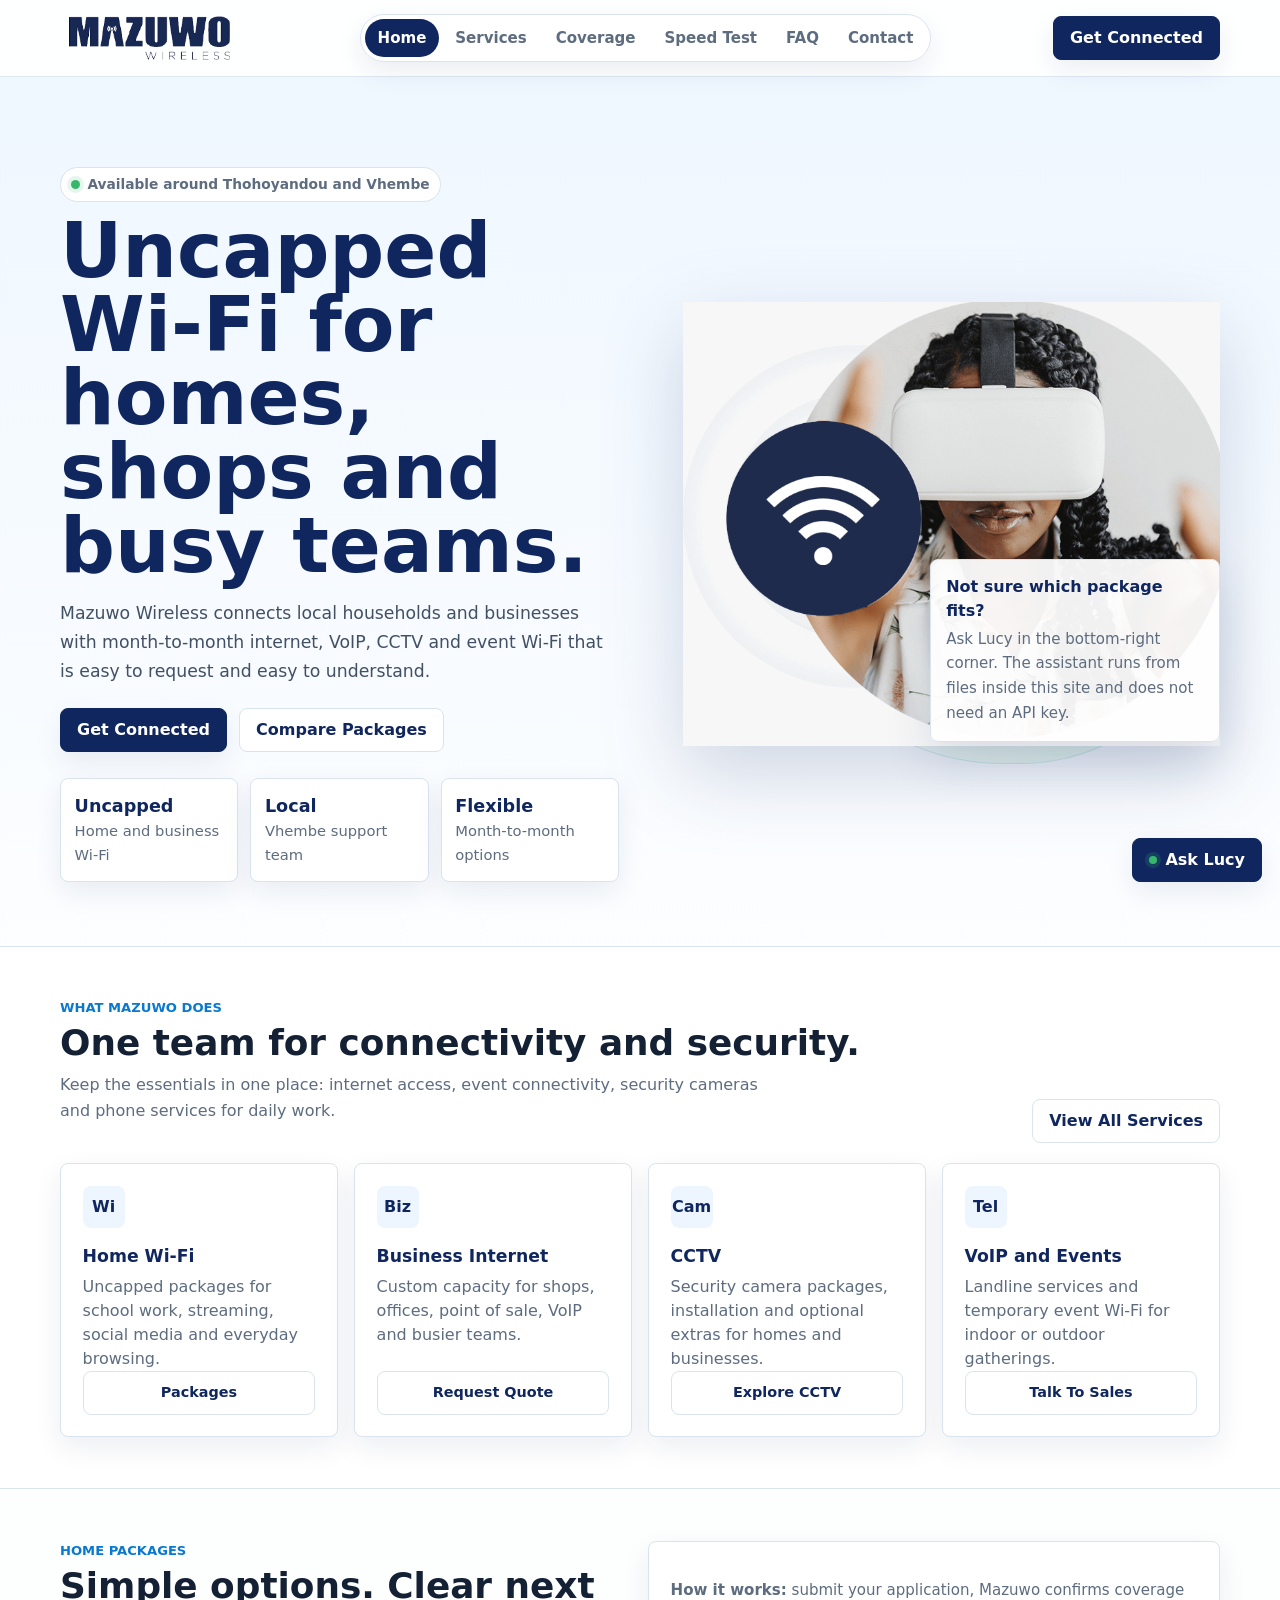
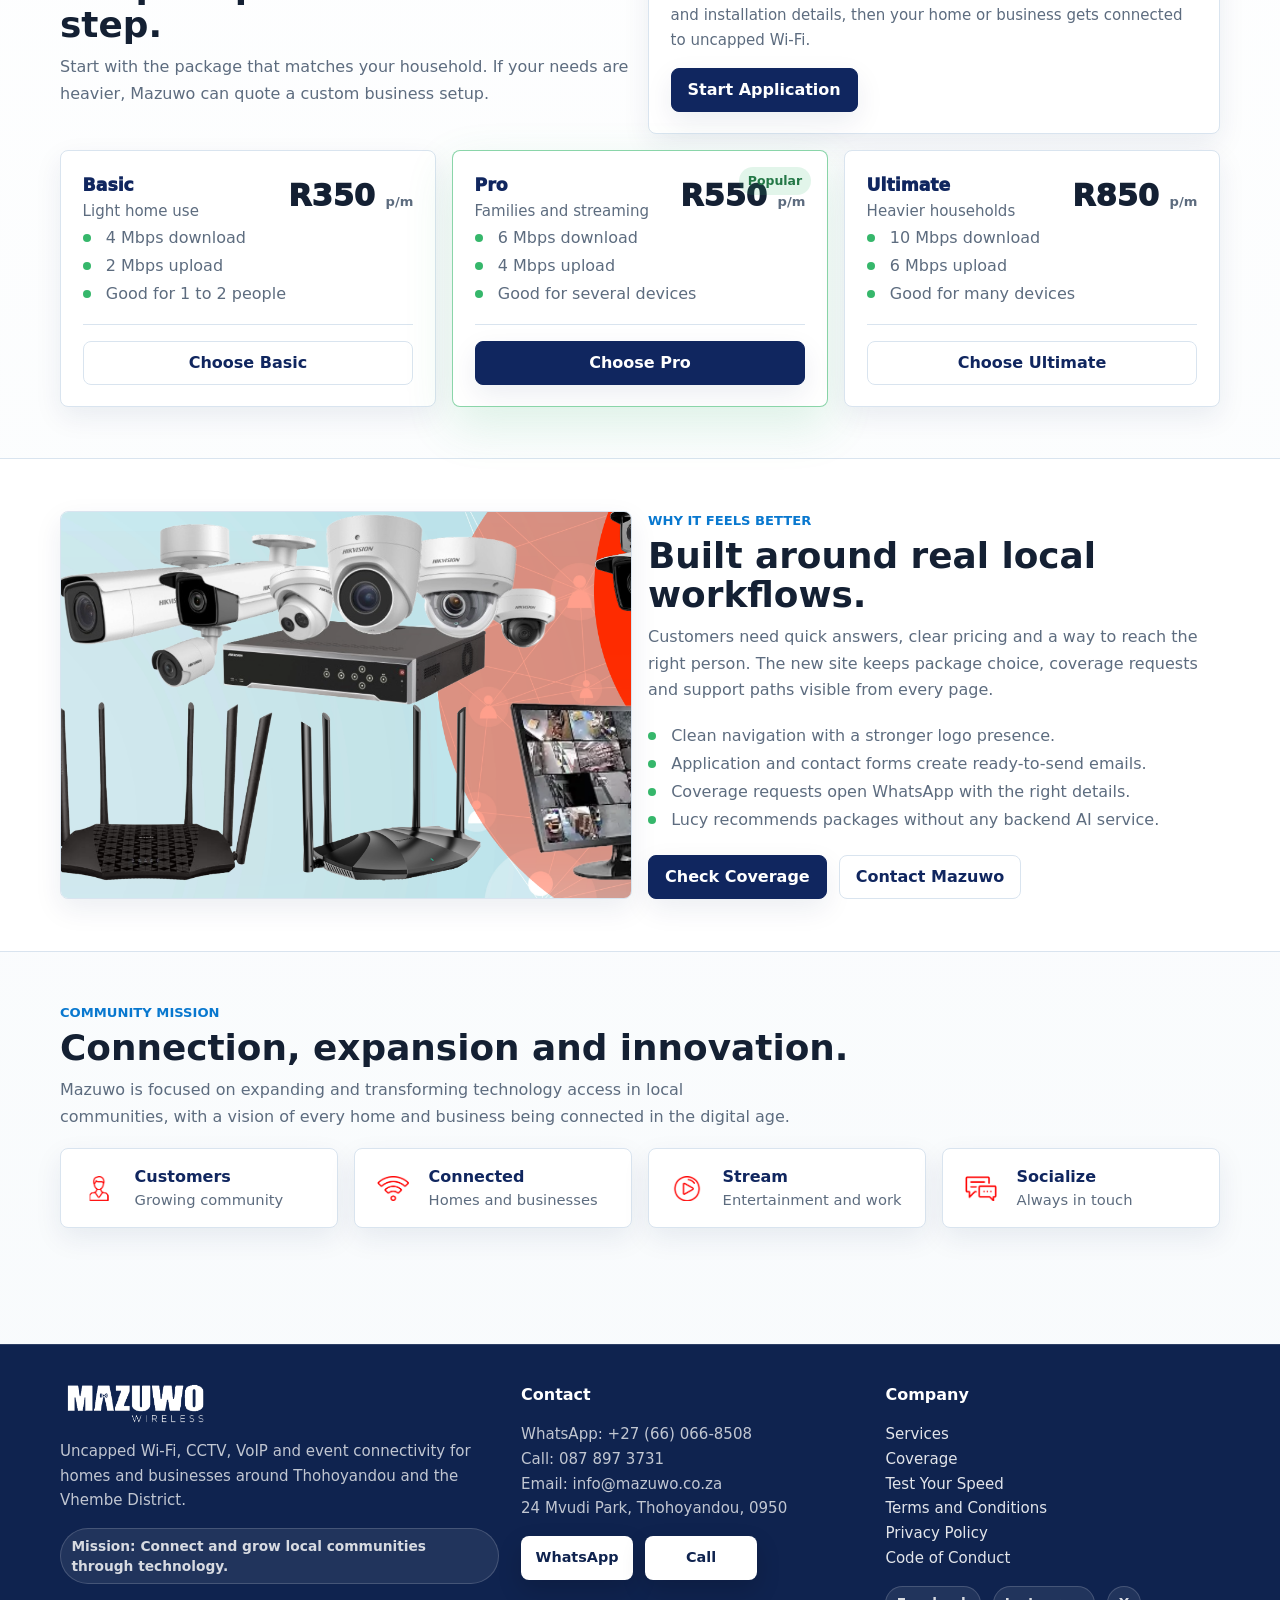
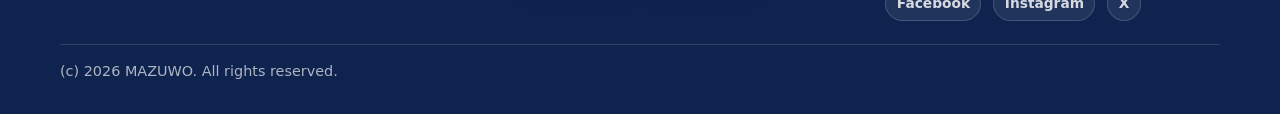
<file: index.html>
<!doctype html>
<html lang="en">
<head>
  <meta charset="utf-8">
  <meta name="viewport" content="width=device-width, initial-scale=1">
  <title>Mazuwo Wireless - Home</title>
  <meta name="description" content="Uncapped Wi-Fi, CCTV, VoIP and event connectivity for homes and businesses around Thohoyandou and the Vhembe District.">
  <link rel="icon" href="/assets/images/LOGO-.png">
  <link rel="stylesheet" href="/assets/css/styles.css?v=finalaccuracy">
</head>
<body>
<header></header>

<main id="main">
  <section class="hero">
    <div class="container hero-grid">
      <div>
        <span class="badge">Available around Thohoyandou and Vhembe</span>
        <h1 class="hero-title">Uncapped Wi-Fi for homes, shops and busy teams.</h1>
        <p class="hero-copy">Mazuwo Wireless connects local households and businesses with month-to-month internet, VoIP, CCTV and event Wi-Fi that is easy to request and easy to understand.</p>
        <div class="actions">
          <a class="btn" href="/apply">Get Connected</a>
          <a class="btn secondary" href="/services">Compare Packages</a>
        </div>
        <div class="metric-strip" aria-label="Mazuwo service highlights">
          <div class="metric"><b>Uncapped</b><span>Home and business Wi-Fi</span></div>
          <div class="metric"><b>Local</b><span>Vhembe support team</span></div>
          <div class="metric"><b>Flexible</b><span>Month-to-month options</span></div>
        </div>
      </div>
      <div class="hero-visual">
        <img src="/assets/images/mazuwo_fast-internet.png" alt="Person using modern wireless internet technology">
        <div class="hero-note">
          <strong>Not sure which package fits?</strong>
          <span class="small">Ask Lucy in the bottom-right corner. The assistant runs from files inside this site and does not need an API key.</span>
        </div>
      </div>
    </div>
  </section>

  <section class="section band">
    <div class="container">
      <div class="section-head">
        <div>
          <p class="section-kicker">What Mazuwo Does</p>
          <h2 class="section-title">One team for connectivity and security.</h2>
          <p class="section-desc">Keep the essentials in one place: internet access, event connectivity, security cameras and phone services for daily work.</p>
        </div>
        <a class="btn secondary" href="/services">View All Services</a>
      </div>

      <div class="grid-4">
        <article class="service-card">
          <div>
            <div class="service-icon">Wi</div>
            <h3>Home Wi-Fi</h3>
            <p>Uncapped packages for school work, streaming, social media and everyday browsing.</p>
          </div>
          <a class="btn small secondary" href="/services">Packages</a>
        </article>
        <article class="service-card">
          <div>
            <div class="service-icon">Biz</div>
            <h3>Business Internet</h3>
            <p>Custom capacity for shops, offices, point of sale, VoIP and busier teams.</p>
          </div>
          <a class="btn small secondary" href="/contact">Request Quote</a>
        </article>
        <article class="service-card">
          <div>
            <div class="service-icon">Cam</div>
            <h3>CCTV</h3>
            <p>Security camera packages, installation and optional extras for homes and businesses.</p>
          </div>
          <a class="btn small secondary" href="/services#cctv">Explore CCTV</a>
        </article>
        <article class="service-card">
          <div>
            <div class="service-icon">Tel</div>
            <h3>VoIP and Events</h3>
            <p>Landline services and temporary event Wi-Fi for indoor or outdoor gatherings.</p>
          </div>
          <a class="btn small secondary" href="/contact">Talk To Sales</a>
        </article>
      </div>
    </div>
  </section>

  <section class="section">
    <div class="container grid-2">
      <div>
        <p class="section-kicker">Home Packages</p>
        <h2 class="section-title">Simple options. Clear next step.</h2>
        <p class="section-desc">Start with the package that matches your household. If your needs are heavier, Mazuwo can quote a custom business setup.</p>
      </div>
      <div class="info-panel">
        <p class="small"><strong>How it works:</strong> submit your application, Mazuwo confirms coverage and installation details, then your home or business gets connected to uncapped Wi-Fi.</p>
        <a class="btn" href="/apply">Start Application</a>
      </div>
    </div>

    <div class="container grid-3" style="margin-top:1rem">
      <article class="package-card">
        <div class="price-top">
          <div><div class="price-name">Basic</div><p class="small">Light home use</p></div>
          <div class="price">R350 <small>p/m</small></div>
        </div>
        <ul class="check-list">
          <li>4 Mbps download</li>
          <li>2 Mbps upload</li>
          <li>Good for 1 to 2 people</li>
        </ul>
        <hr class="hr">
        <a class="btn full secondary" href="/apply?plan=BASIC">Choose Basic</a>
      </article>

      <article class="package-card featured">
        <div class="price-top">
          <div><div class="price-name">Pro</div><p class="small">Families and streaming</p></div>
          <div class="price">R550 <small>p/m</small></div>
        </div>
        <ul class="check-list">
          <li>6 Mbps download</li>
          <li>4 Mbps upload</li>
          <li>Good for several devices</li>
        </ul>
        <hr class="hr">
        <a class="btn full" href="/apply?plan=PRO">Choose Pro</a>
      </article>

      <article class="package-card">
        <div class="price-top">
          <div><div class="price-name">Ultimate</div><p class="small">Heavier households</p></div>
          <div class="price">R850 <small>p/m</small></div>
        </div>
        <ul class="check-list">
          <li>10 Mbps download</li>
          <li>6 Mbps upload</li>
          <li>Good for many devices</li>
        </ul>
        <hr class="hr">
        <a class="btn full secondary" href="/apply?plan=ULTIMATE">Choose Ultimate</a>
      </article>
    </div>
  </section>

  <section class="section band">
    <div class="container grid-2">
      <div class="media-panel">
        <img src="/assets/images/rouner-new-dec.png" alt="Routers, CCTV cameras and VoIP phone equipment">
      </div>
      <div>
        <p class="section-kicker">Why It Feels Better</p>
        <h2 class="section-title">Built around real local workflows.</h2>
        <p class="section-desc">Customers need quick answers, clear pricing and a way to reach the right person. The new site keeps package choice, coverage requests and support paths visible from every page.</p>
        <ul class="check-list">
          <li>Clean navigation with a stronger logo presence.</li>
          <li>Application and contact forms create ready-to-send emails.</li>
          <li>Coverage requests open WhatsApp with the right details.</li>
          <li>Lucy recommends packages without any backend AI service.</li>
        </ul>
        <div class="actions">
          <a class="btn" href="/coverage">Check Coverage</a>
          <a class="btn secondary" href="/contact">Contact Mazuwo</a>
        </div>
      </div>
    </div>
  </section>

  <section class="section">
    <div class="container">
      <p class="section-kicker">Community Mission</p>
      <h2 class="section-title">Connection, expansion and innovation.</h2>
      <p class="section-desc">Mazuwo is focused on expanding and transforming technology access in local communities, with a vision of every home and business being connected in the digital age.</p>
      <div class="grid-4">
        <div class="stat"><img src="/assets/images/CLIENT.png" alt=""><div><div class="num">Customers</div><div class="lbl">Growing community</div></div></div>
        <div class="stat"><img src="/assets/images/CONNECTED.png" alt=""><div><div class="num">Connected</div><div class="lbl">Homes and businesses</div></div></div>
        <div class="stat"><img src="/assets/images/STREAMS.png" alt=""><div><div class="num">Stream</div><div class="lbl">Entertainment and work</div></div></div>
        <div class="stat"><img src="/assets/images/CHATS.png" alt=""><div><div class="num">Socialize</div><div class="lbl">Always in touch</div></div></div>
      </div>
    </div>
  </section>
</main>

<div class="toast" id="toast"></div>
<footer></footer>

<script src="/assets/js/app.js?v=footerfinal"></script>
<script src="/assets/js/ai.js"></script>
</body>
</html>
</file>
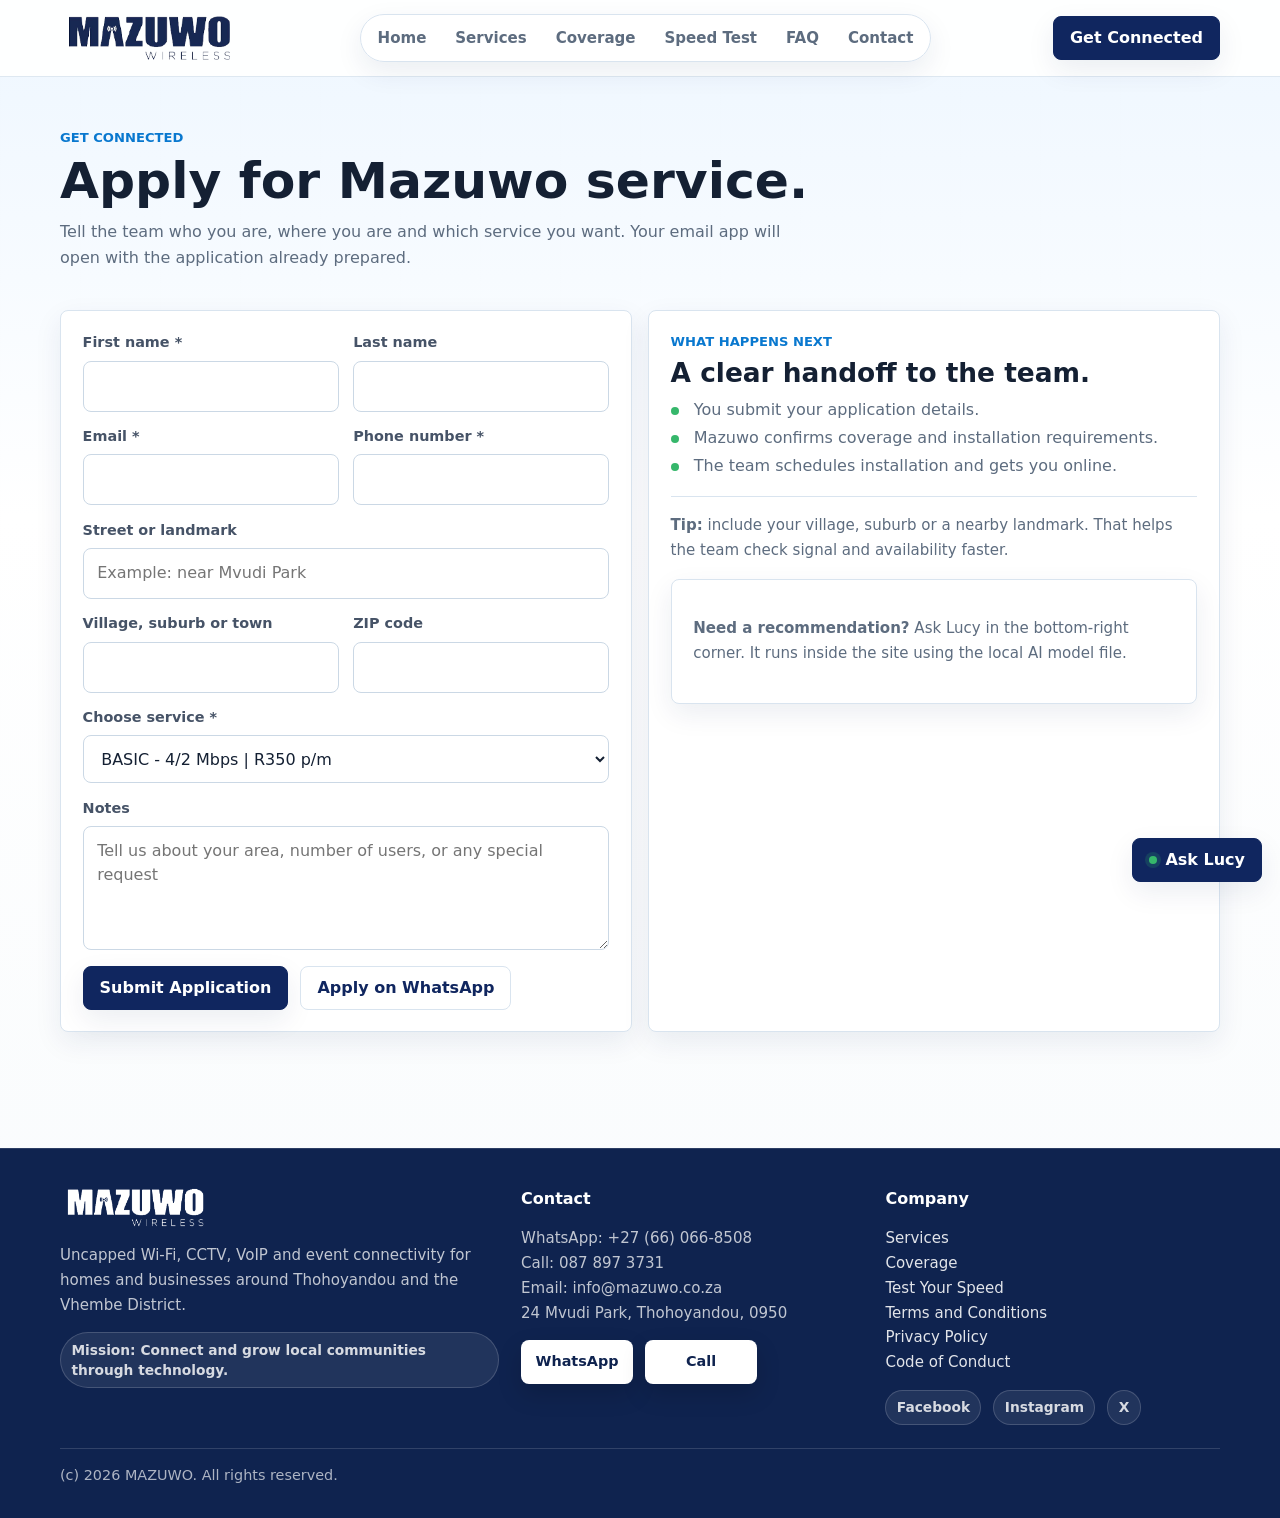
<file: apply/index.html>
<!doctype html>
<html lang="en">
<head>
  <meta charset="utf-8">
  <meta name="viewport" content="width=device-width, initial-scale=1">
  <title>Mazuwo Wireless - Application</title>
  <meta name="description" content="Apply for Mazuwo Wireless internet, CCTV, VoIP or business services.">
  <link rel="icon" href="/assets/images/LOGO-.png">
  <link rel="stylesheet" href="/assets/css/styles.css?v=finalaccuracy">
</head>
<body>
<header></header>

<main id="main" class="container section">
  <div class="section-head">
    <div>
      <p class="section-kicker">Get Connected</p>
      <h1 class="section-title">Apply for Mazuwo service.</h1>
      <p class="section-desc">Tell the team who you are, where you are and which service you want. Your email app will open with the application already prepared.</p>
    </div>
  </div>

  <div class="grid-2">
    <section class="form">
      <form id="applyForm" data-email="info@mazuwo.co.za">
        <div class="field-row">
          <div class="field">
            <label for="firstName">First name *</label>
            <input id="firstName" name="firstName" autocomplete="given-name" required>
          </div>
          <div class="field">
            <label for="lastName">Last name</label>
            <input id="lastName" name="lastName" autocomplete="family-name">
          </div>
        </div>

        <div class="field-row">
          <div class="field">
            <label for="email">Email *</label>
            <input id="email" name="email" type="email" autocomplete="email" required>
          </div>
          <div class="field">
            <label for="phone">Phone number *</label>
            <input id="phone" name="phone" autocomplete="tel" required>
          </div>
        </div>

        <div class="field">
          <label for="street">Street or landmark</label>
          <input id="street" name="street" autocomplete="street-address" placeholder="Example: near Mvudi Park">
        </div>

        <div class="field-row">
          <div class="field">
            <label for="city">Village, suburb or town</label>
            <input id="city" name="city" autocomplete="address-level2">
          </div>
          <div class="field">
            <label for="zip">ZIP code</label>
            <input id="zip" name="zip" autocomplete="postal-code">
          </div>
        </div>

        <div class="field">
          <label for="tariff">Choose service *</label>
          <select id="tariff" name="tariff" required>
            <optgroup label="Internet tariffs">
              <option value="BASIC">BASIC - 4/2 Mbps | R350 p/m</option>
              <option value="PRO">PRO - 6/4 Mbps | R550 p/m</option>
              <option value="ULTIMATE">ULTIMATE - 10/6 Mbps | R850 p/m</option>
              <option value="15">15 Mbps | R1330 p/m</option>
              <option value="20">20 Mbps | R1700 p/m</option>
              <option value="BUSINESS">Business internet quote</option>
            </optgroup>
            <optgroup label="CCTV and voice">
              <option value="CCTV_4">CCTV - 4 Channel</option>
              <option value="CCTV_8">CCTV - 8 Channel</option>
              <option value="VOICE">Mazuwo Voice Plan</option>
              <option value="VOIP_PHONE">VoIP phone</option>
              <option value="VOIP_LINE">VoIP line and configuration</option>
            </optgroup>
            <optgroup label="Recurring">
              <option value="INSURANCE">Insurance | R15</option>
            </optgroup>
          </select>
        </div>

        <div class="field">
          <label for="notes">Notes</label>
          <textarea id="notes" name="notes" placeholder="Tell us about your area, number of users, or any special request"></textarea>
        </div>

        <div class="form-actions">
          <button class="btn" type="submit">Submit Application</button>
          <button class="btn secondary" type="button" data-whatsapp-message="Hi Mazuwo, I want to apply. My area is: [type here]. Preferred plan: [type here].">Apply on WhatsApp</button>
        </div>
      </form>
    </section>

    <aside class="card">
      <p class="section-kicker">What Happens Next</p>
      <h2 class="section-title" style="font-size:1.65rem">A clear handoff to the team.</h2>
      <ul class="check-list">
        <li>You submit your application details.</li>
        <li>Mazuwo confirms coverage and installation requirements.</li>
        <li>The team schedules installation and gets you online.</li>
      </ul>
      <hr class="hr">
      <p class="small"><strong>Tip:</strong> include your village, suburb or a nearby landmark. That helps the team check signal and availability faster.</p>
      <div class="info-panel" style="margin-top:1rem">
        <p class="small"><strong>Need a recommendation?</strong> Ask Lucy in the bottom-right corner. It runs inside the site using the local AI model file.</p>
      </div>
    </aside>
  </div>
</main>

<div class="toast" id="toast"></div>
<footer></footer>

<script src="/assets/js/app.js?v=footerfinal"></script>
<script src="/assets/js/ai.js"></script>
</body>
</html>
</file>
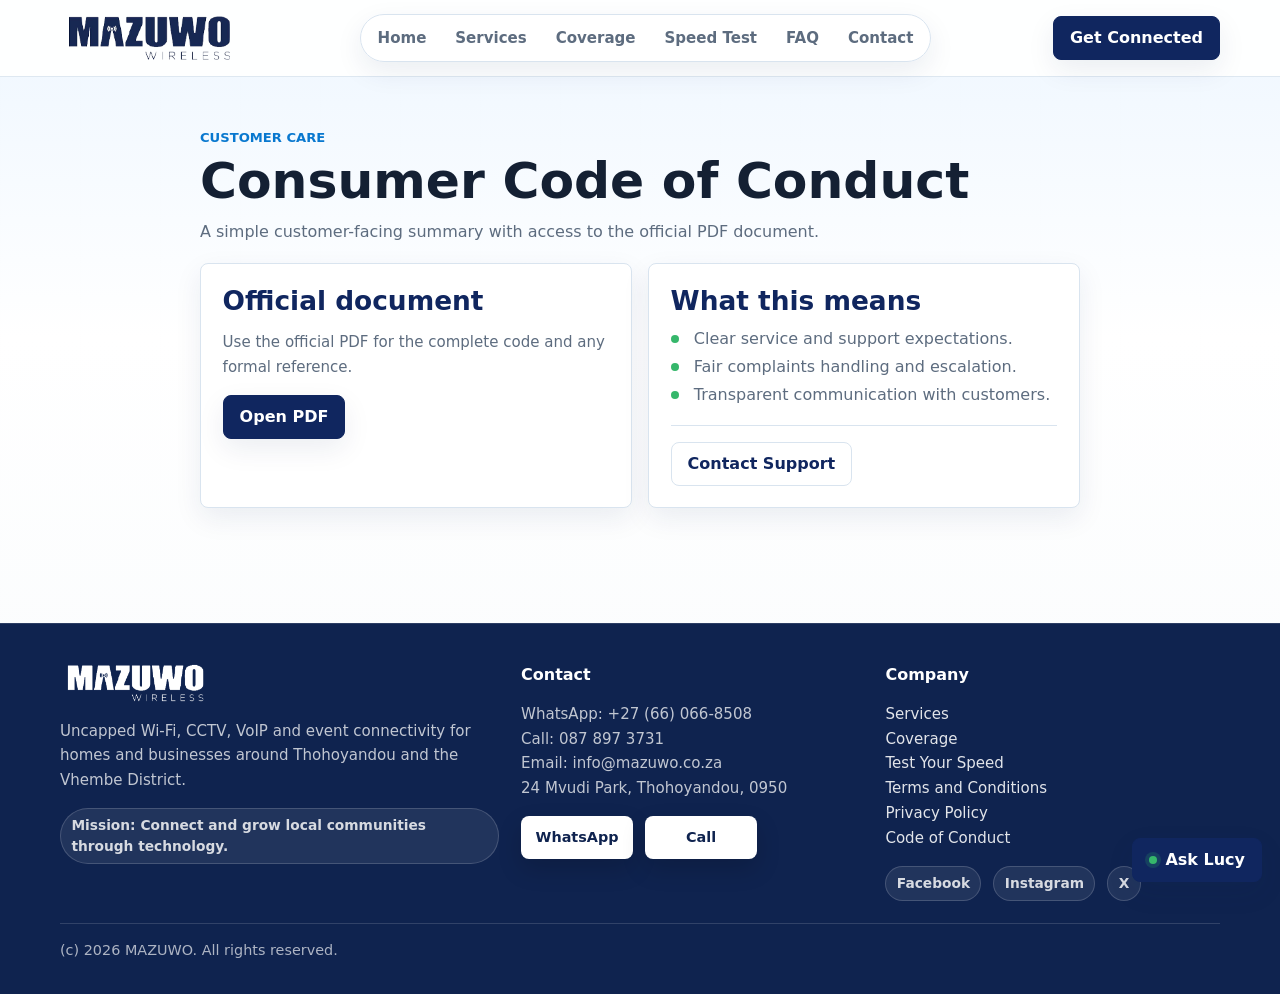
<file: code-of-conduct/index.html>
<!doctype html>
<html lang="en">
<head>
  <meta charset="utf-8">
  <meta name="viewport" content="width=device-width, initial-scale=1">
  <title>Mazuwo Wireless - Code of Conduct</title>
  <meta name="description" content="Consumer code of conduct for Mazuwo Wireless customers.">
  <link rel="icon" href="/assets/images/LOGO-.png">
  <link rel="stylesheet" href="/assets/css/styles.css?v=finalaccuracy">
</head>
<body>
<header></header>

<main id="main" class="container section legal-content">
  <p class="section-kicker">Customer Care</p>
  <h1 class="section-title">Consumer Code of Conduct</h1>
  <p class="section-desc">A simple customer-facing summary with access to the official PDF document.</p>

  <div class="grid-2">
    <section class="card">
      <h2 class="section-title" style="font-size:1.65rem">Official document</h2>
      <p class="small">Use the official PDF for the complete code and any formal reference.</p>
      <a class="btn" href="/assets/docs/consumer-code-of-conduct.pdf" target="_blank" rel="noreferrer">Open PDF</a>
    </section>

    <section class="card">
      <h2 class="section-title" style="font-size:1.65rem">What this means</h2>
      <ul class="check-list">
        <li>Clear service and support expectations.</li>
        <li>Fair complaints handling and escalation.</li>
        <li>Transparent communication with customers.</li>
      </ul>
      <hr class="hr">
      <a class="btn secondary" href="/contact">Contact Support</a>
    </section>
  </div>
</main>

<div class="toast" id="toast"></div>
<footer></footer>

<script src="/assets/js/app.js?v=footerfinal"></script>
<script src="/assets/js/ai.js"></script>
</body>
</html>
</file>
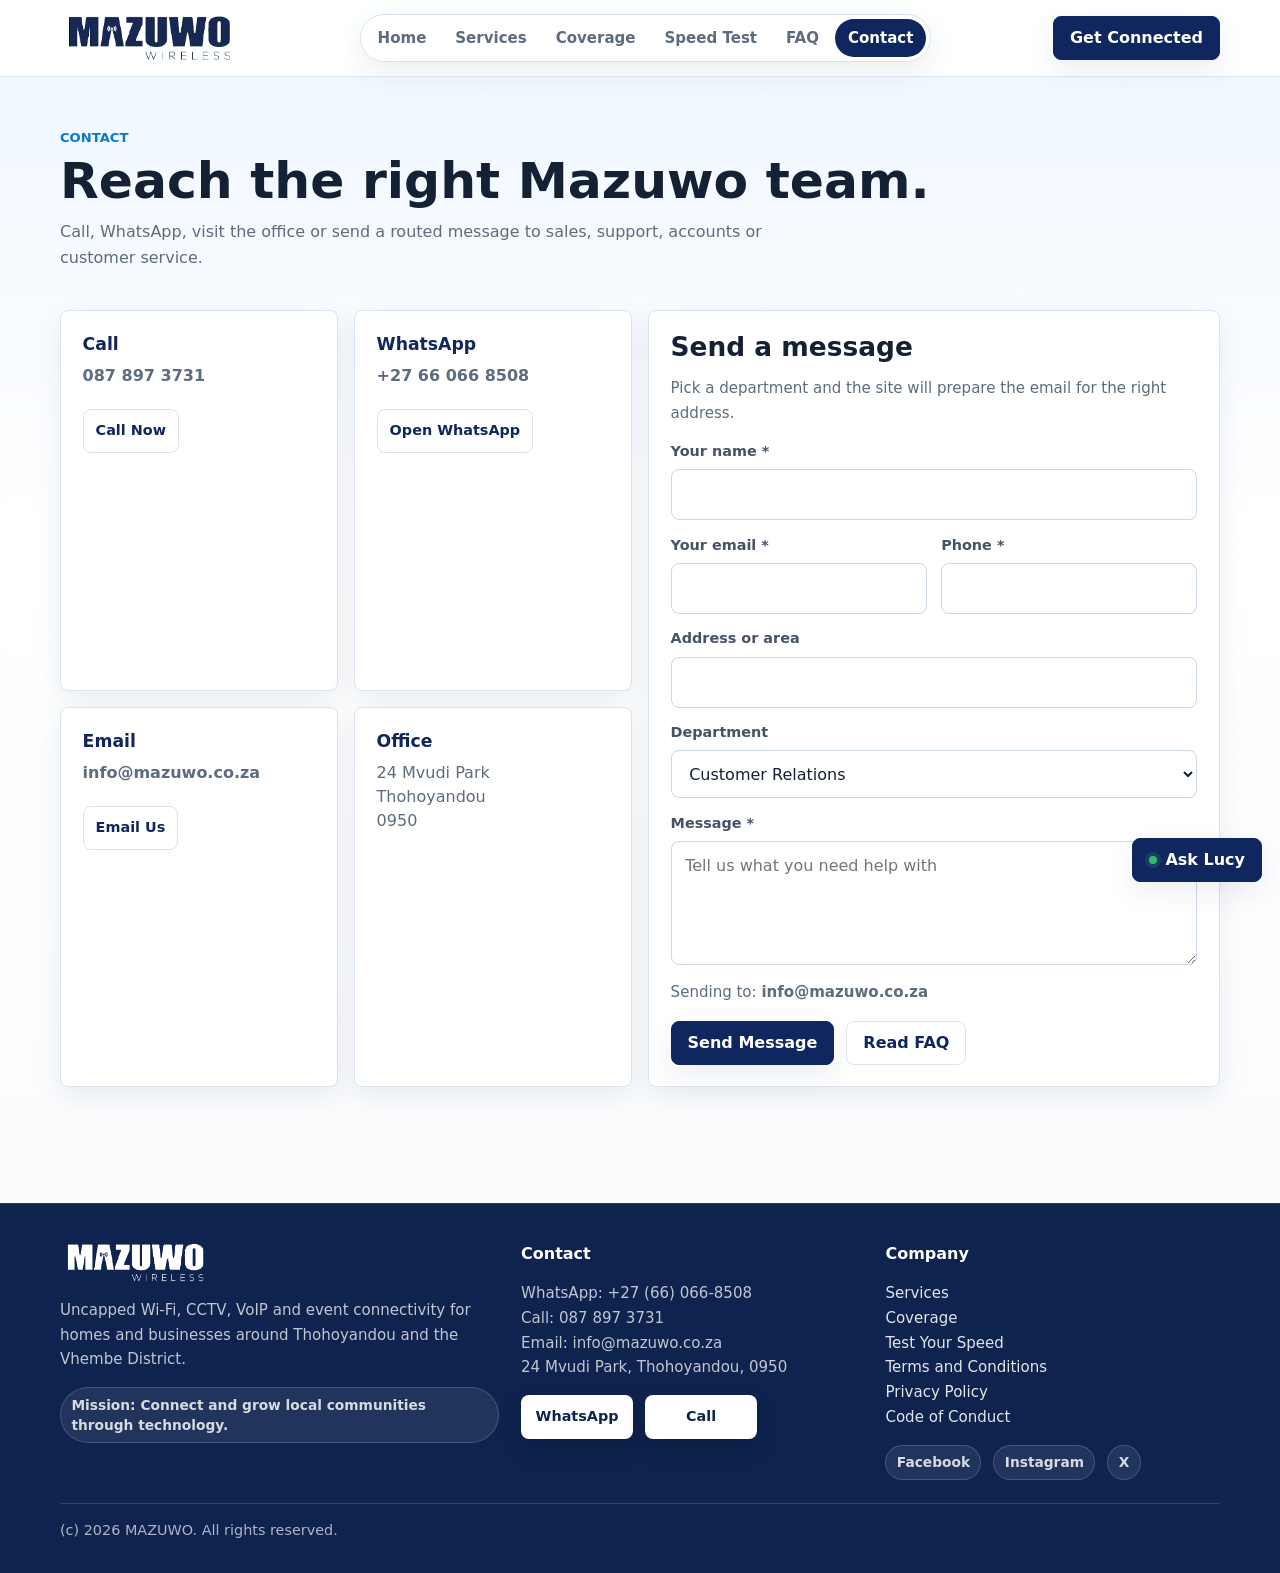
<file: contact/index.html>
<!doctype html>
<html lang="en">
<head>
  <meta charset="utf-8">
  <meta name="viewport" content="width=device-width, initial-scale=1">
  <title>Mazuwo Wireless - Contact</title>
  <meta name="description" content="Contact Mazuwo Wireless for sales, support, accounts, coverage and new applications.">
  <link rel="icon" href="/assets/images/LOGO-.png">
  <link rel="stylesheet" href="/assets/css/styles.css?v=finalaccuracy">
</head>
<body>
<header></header>

<main id="main" class="container section">
  <div class="section-head">
    <div>
      <p class="section-kicker">Contact</p>
      <h1 class="section-title">Reach the right Mazuwo team.</h1>
      <p class="section-desc">Call, WhatsApp, visit the office or send a routed message to sales, support, accounts or customer service.</p>
    </div>
  </div>

  <div class="grid-2">
    <section class="grid-2" aria-label="Contact options">
      <article class="feature">
        <h3>Call</h3>
        <p><strong>087 897 3731</strong></p>
        <div class="actions"><a class="btn small secondary" href="tel:0878973731">Call Now</a></div>
      </article>
      <article class="feature">
        <h3>WhatsApp</h3>
        <p><strong>+27 66 066 8508</strong></p>
        <div class="actions"><a class="btn small secondary" href="https://wa.me/27660668508" target="_blank" rel="noreferrer">Open WhatsApp</a></div>
      </article>
      <article class="feature">
        <h3>Email</h3>
        <p><strong>info@mazuwo.co.za</strong></p>
        <div class="actions"><a class="btn small secondary" href="mailto:info@mazuwo.co.za">Email Us</a></div>
      </article>
      <article class="feature">
        <h3>Office</h3>
        <p>24 Mvudi Park<br>Thohoyandou<br>0950</p>
      </article>
    </section>

    <section class="form">
      <h2 class="section-title" style="font-size:1.65rem">Send a message</h2>
      <p class="small">Pick a department and the site will prepare the email for the right address.</p>

      <form id="contactForm">
        <div class="field">
          <label for="name">Your name *</label>
          <input id="name" name="name" autocomplete="name" required>
        </div>

        <div class="field-row">
          <div class="field">
            <label for="email">Your email *</label>
            <input id="email" name="email" type="email" autocomplete="email" required>
          </div>
          <div class="field">
            <label for="phone">Phone *</label>
            <input id="phone" name="phone" autocomplete="tel" required>
          </div>
        </div>

        <div class="field">
          <label for="address">Address or area</label>
          <input id="address" name="address" autocomplete="street-address">
        </div>

        <div class="field">
          <label for="departmentSelect">Department</label>
          <select id="departmentSelect" name="department">
            <option value="Customer Relations">Customer Relations</option>
            <option value="New application">New application</option>
            <option value="Sales">Sales</option>
            <option value="Customer service">Customer service</option>
            <option value="Technical support">Technical support</option>
            <option value="Accounts">Accounts</option>
            <option value="Other queries">Other queries</option>
          </select>
        </div>

        <div class="field">
          <label for="message">Message *</label>
          <textarea id="message" name="message" required placeholder="Tell us what you need help with"></textarea>
        </div>

        <p class="small">Sending to: <strong id="sendToEmail">info@mazuwo.co.za</strong></p>

        <div class="form-actions">
          <button class="btn" type="submit">Send Message</button>
          <a class="btn secondary" href="/faq">Read FAQ</a>
        </div>
      </form>
    </section>
  </div>
</main>

<div class="toast" id="toast"></div>
<footer></footer>

<script src="/assets/js/app.js?v=footerfinal"></script>
<script src="/assets/js/ai.js"></script>
</body>
</html>
</file>
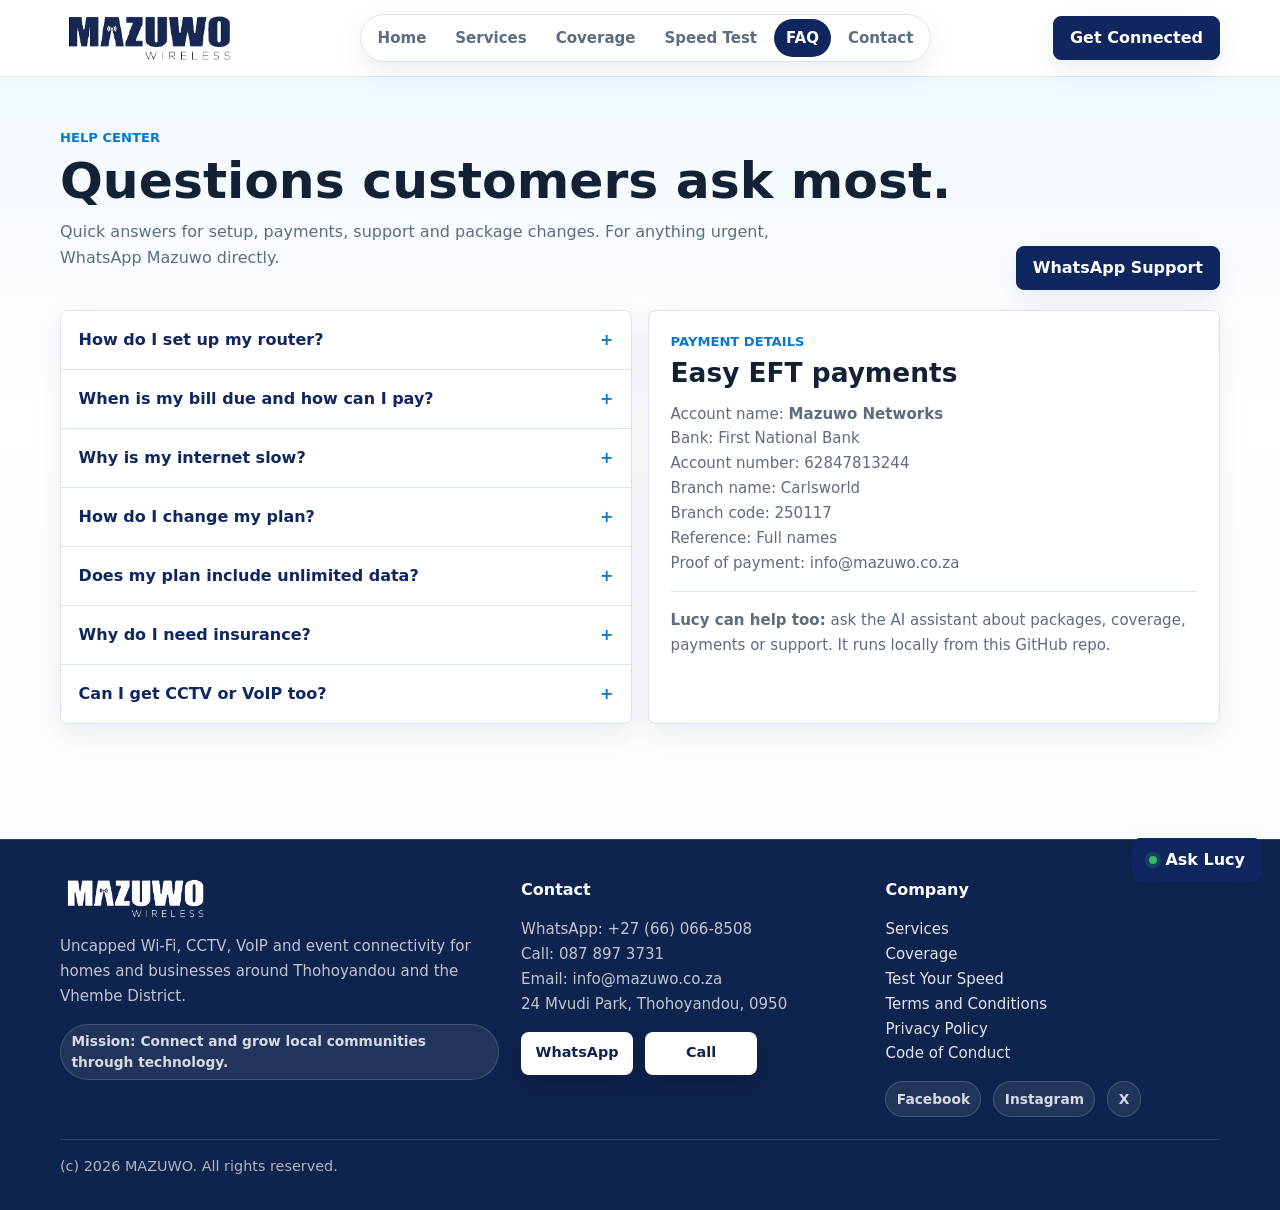
<file: faq/index.html>
<!doctype html>
<html lang="en">
<head>
  <meta charset="utf-8">
  <meta name="viewport" content="width=device-width, initial-scale=1">
  <title>Mazuwo Wireless - FAQ</title>
  <meta name="description" content="Frequently asked questions, troubleshooting help and payment details for Mazuwo Wireless customers.">
  <link rel="icon" href="/assets/images/LOGO-.png">
  <link rel="stylesheet" href="/assets/css/styles.css?v=finalaccuracy">
</head>
<body>
<header></header>

<main id="main" class="container section">
  <div class="section-head">
    <div>
      <p class="section-kicker">Help Center</p>
      <h1 class="section-title">Questions customers ask most.</h1>
      <p class="section-desc">Quick answers for setup, payments, support and package changes. For anything urgent, WhatsApp Mazuwo directly.</p>
    </div>
    <a class="btn" href="https://wa.me/27660668508" target="_blank" rel="noreferrer">WhatsApp Support</a>
  </div>

  <div class="grid-2">
    <section>
      <div class="accordion">
        <div class="acc-item">
          <button class="acc-btn" type="button">How do I set up my router? <span>+</span></button>
          <div class="acc-panel">Plug the router into power, connect to the Wi-Fi name and password on the router sticker, and place it in an open spot away from thick walls. If you need help, WhatsApp support.</div>
        </div>
        <div class="acc-item">
          <button class="acc-btn" type="button">When is my bill due and how can I pay? <span>+</span></button>
          <div class="acc-panel">You can pay by EFT using the banking details on this page. Use your full names as the reference and email proof of payment to info@mazuwo.co.za.</div>
        </div>
        <div class="acc-item">
          <button class="acc-btn" type="button">Why is my internet slow? <span>+</span></button>
          <div class="acc-panel">Restart the router, test while standing near it, reduce the number of active devices, and move the router higher if possible. If it is still slow, contact support with your name and area.</div>
        </div>
        <div class="acc-item">
          <button class="acc-btn" type="button">How do I change my plan? <span>+</span></button>
          <div class="acc-panel">Contact Mazuwo with your account details and the plan you want. The team will confirm pricing, availability and when the change can happen.</div>
        </div>
        <div class="acc-item">
          <button class="acc-btn" type="button">Does my plan include unlimited data? <span>+</span></button>
          <div class="acc-panel">Home packages are uncapped. If you have heavier business workloads, ask for a custom recommendation so the connection fits your usage.</div>
        </div>
        <div class="acc-item">
          <button class="acc-btn" type="button">Why do I need insurance? <span>+</span></button>
          <div class="acc-panel">Insurance helps with replacement or repair cases depending on the terms that apply to your service. Ask customer service to confirm what is included for your account.</div>
        </div>
        <div class="acc-item">
          <button class="acc-btn" type="button">Can I get CCTV or VoIP too? <span>+</span></button>
          <div class="acc-panel">Yes. Mazuwo offers CCTV/security camera packages and VoIP/landline services. Visit Services or Contact to request a quote.</div>
        </div>
      </div>
    </section>

    <aside class="card">
      <p class="section-kicker">Payment Details</p>
      <h2 class="section-title" style="font-size:1.65rem">Easy EFT payments</h2>
      <p class="small">
        Account name: <strong>Mazuwo Networks</strong><br>
        Bank: First National Bank<br>
        Account number: 62847813244<br>
        Branch name: Carlsworld<br>
        Branch code: 250117<br>
        Reference: Full names<br>
        Proof of payment: info@mazuwo.co.za
      </p>
      <hr class="hr">
      <p class="small"><strong>Lucy can help too:</strong> ask the AI assistant about packages, coverage, payments or support. It runs locally from this GitHub repo.</p>
    </aside>
  </div>
</main>

<div class="toast" id="toast"></div>
<footer></footer>

<script src="/assets/js/app.js?v=footerfinal"></script>
<script src="/assets/js/ai.js"></script>
</body>
</html>
</file>
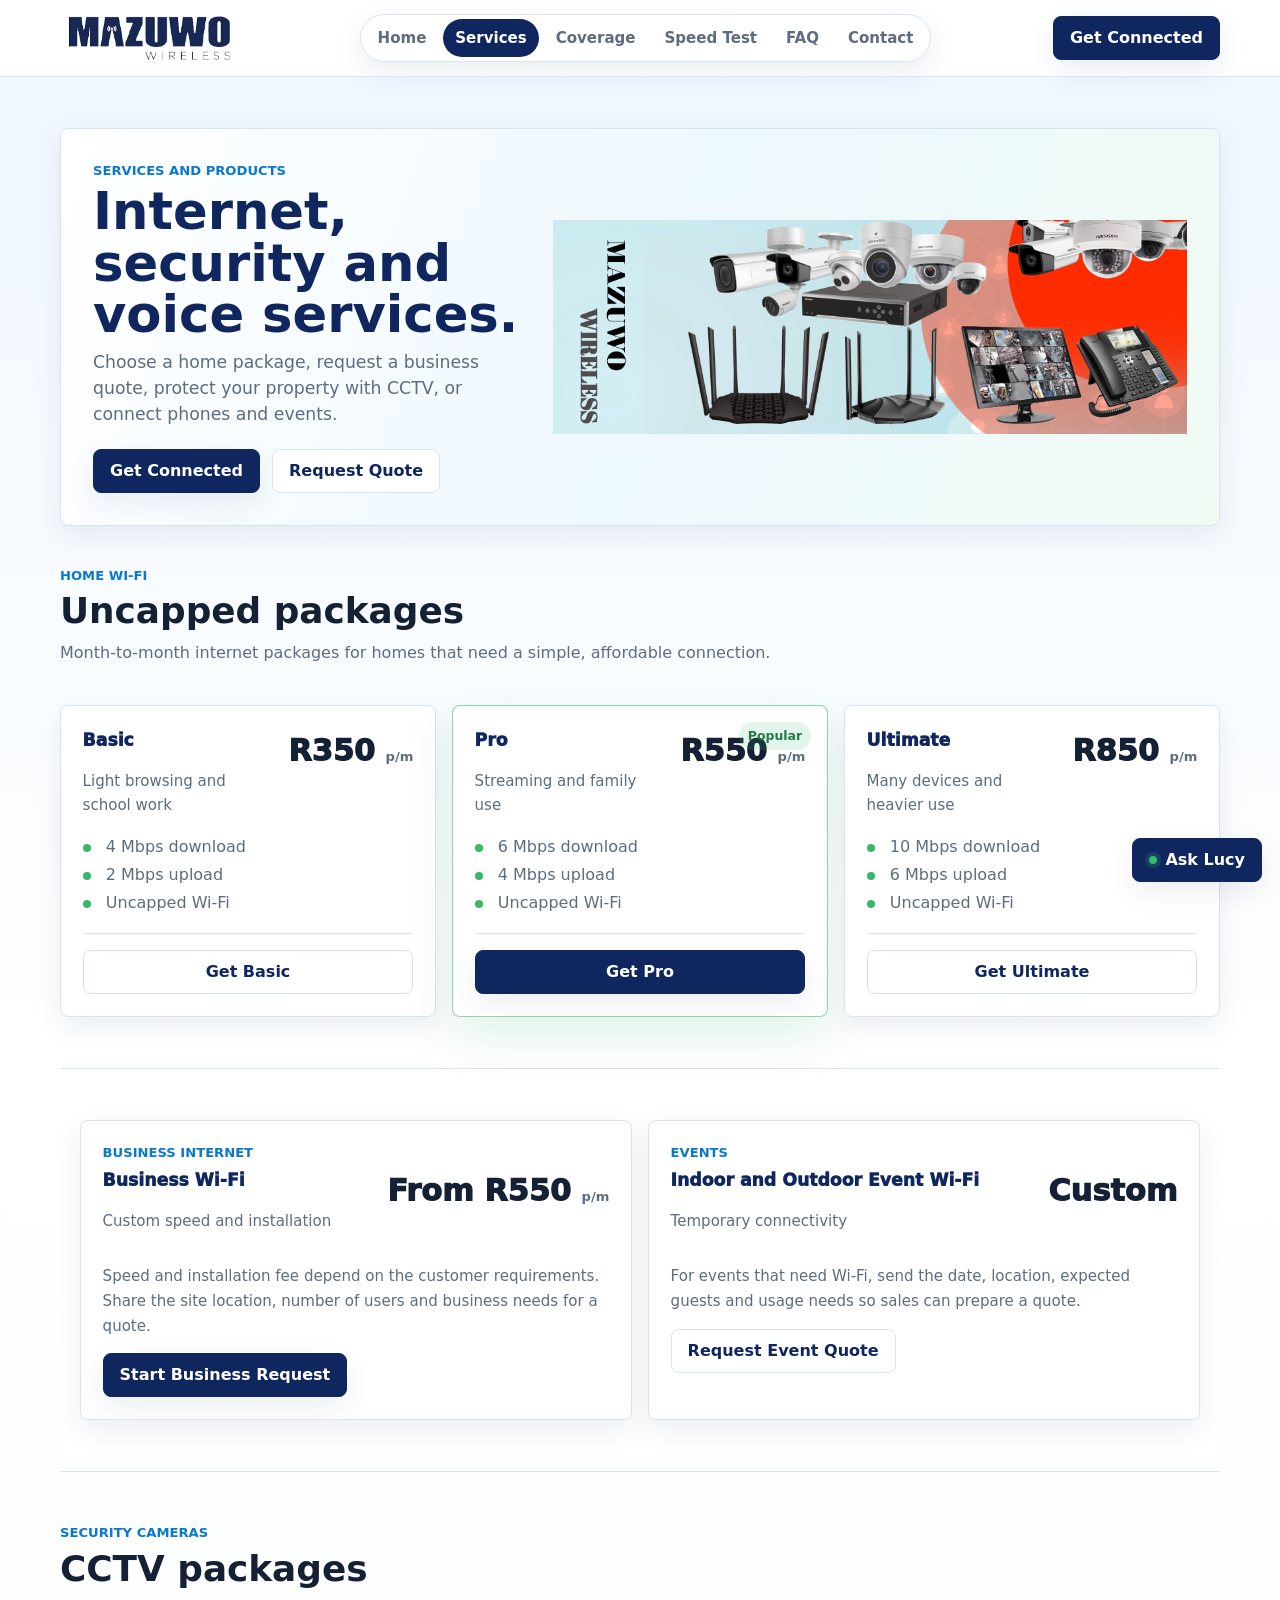
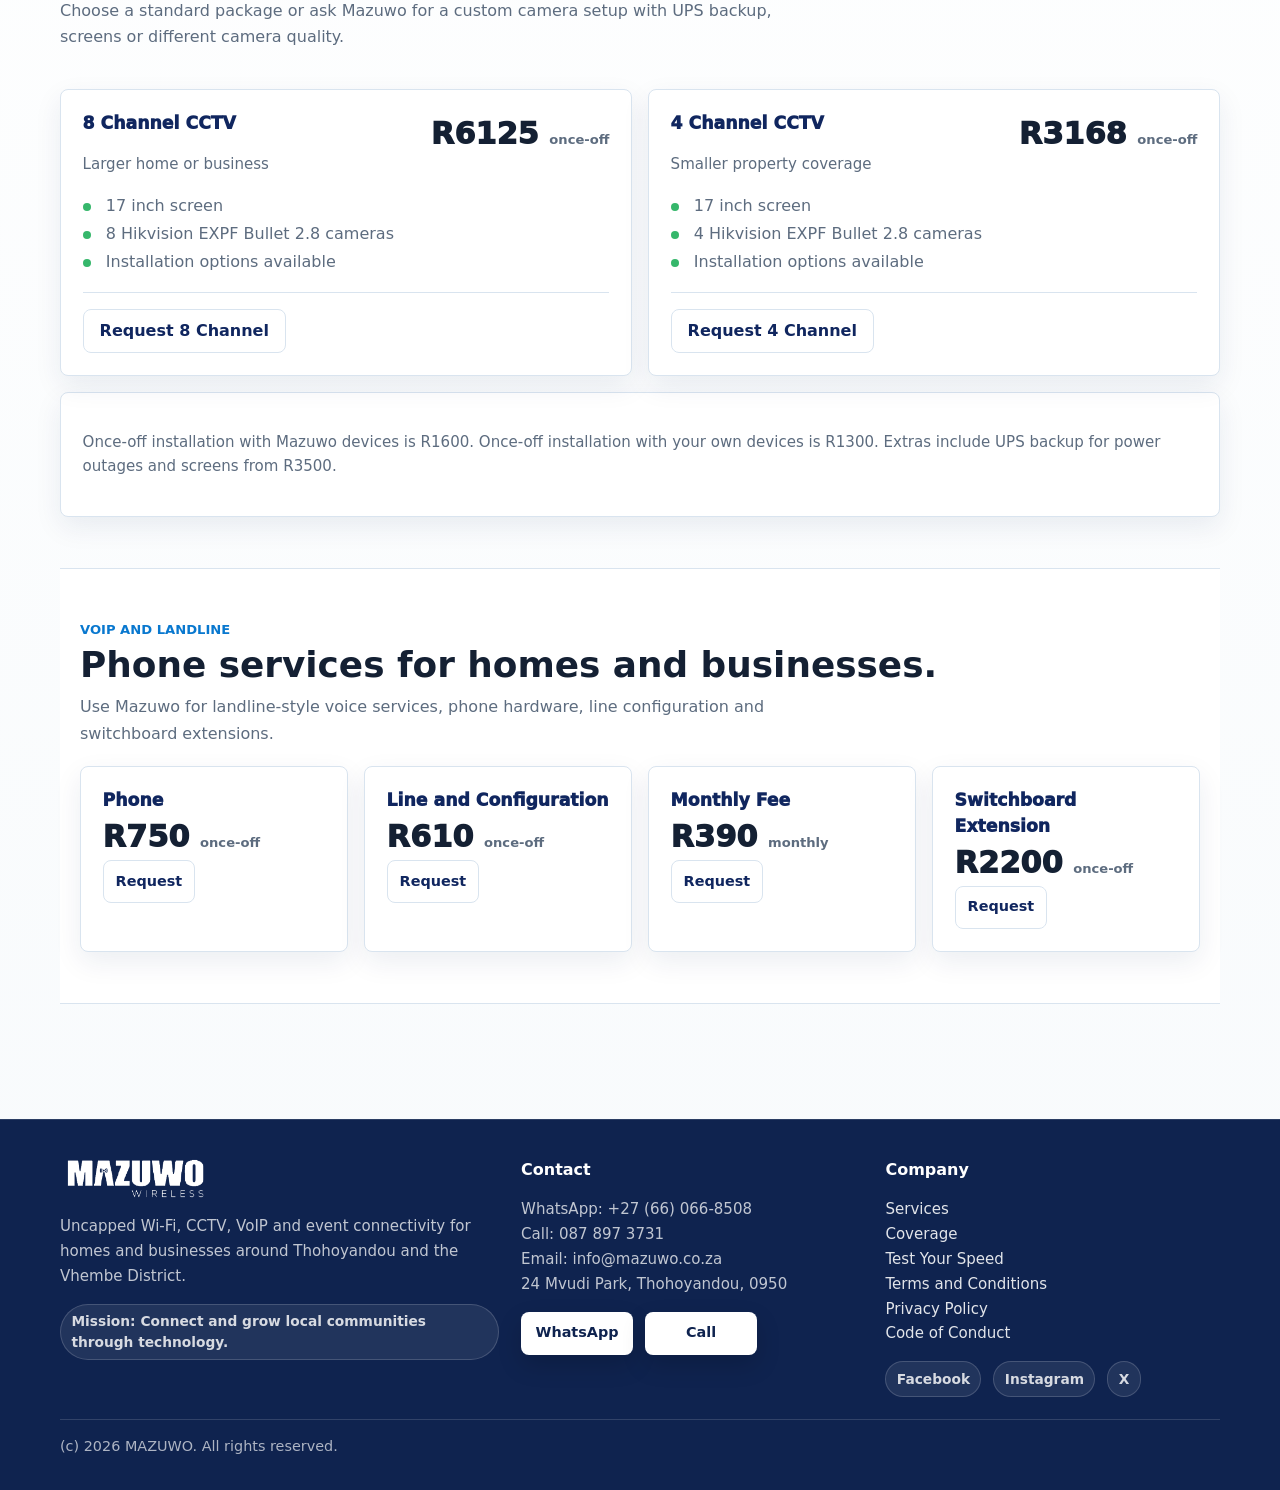
<file: services/index.html>
<!doctype html>
<html lang="en">
<head>
  <meta charset="utf-8">
  <meta name="viewport" content="width=device-width, initial-scale=1">
  <title>Mazuwo Wireless - Services</title>
  <meta name="description" content="Home Wi-Fi packages, business internet, event Wi-Fi, CCTV and VoIP services from Mazuwo Wireless.">
  <link rel="icon" href="/assets/images/LOGO-.png">
  <link rel="stylesheet" href="/assets/css/styles.css?v=finalaccuracy">
</head>
<body>
<header></header>

<main id="main" class="container section">
  <section class="services-hero">
    <div class="services-hero__card">
      <div class="services-hero__text">
        <p class="section-kicker">Services and Products</p>
        <h1 class="services-hero__title">Internet, security and voice services.</h1>
        <p class="services-hero__sub">Choose a home package, request a business quote, protect your property with CCTV, or connect phones and events.</p>
        <div class="actions">
          <a class="btn" href="/apply">Get Connected</a>
          <a class="btn secondary" href="/contact">Request Quote</a>
        </div>
      </div>
      <div class="services-hero__media">
        <img src="/assets/images/rouner-new-dec.png" alt="Mazuwo routers, CCTV cameras and VoIP equipment">
      </div>
    </div>
  </section>

  <section class="section" style="padding-top:1rem">
    <div class="section-head">
      <div>
        <p class="section-kicker">Home Wi-Fi</p>
        <h2 class="section-title">Uncapped packages</h2>
        <p class="section-desc">Month-to-month internet packages for homes that need a simple, affordable connection.</p>
      </div>
    </div>

    <div class="grid-3">
      <article class="pricing">
        <div class="price-top">
          <div><div class="price-name">Basic</div><p class="small">Light browsing and school work</p></div>
          <div class="price">R350 <small>p/m</small></div>
        </div>
        <ul class="check-list">
          <li>4 Mbps download</li>
          <li>2 Mbps upload</li>
          <li>Uncapped Wi-Fi</li>
        </ul>
        <hr class="hr">
        <a class="btn full secondary" href="/apply?plan=BASIC">Get Basic</a>
      </article>

      <article class="pricing featured">
        <div class="price-top">
          <div><div class="price-name">Pro</div><p class="small">Streaming and family use</p></div>
          <div class="price">R550 <small>p/m</small></div>
        </div>
        <ul class="check-list">
          <li>6 Mbps download</li>
          <li>4 Mbps upload</li>
          <li>Uncapped Wi-Fi</li>
        </ul>
        <hr class="hr">
        <a class="btn full" href="/apply?plan=PRO">Get Pro</a>
      </article>

      <article class="pricing">
        <div class="price-top">
          <div><div class="price-name">Ultimate</div><p class="small">Many devices and heavier use</p></div>
          <div class="price">R850 <small>p/m</small></div>
        </div>
        <ul class="check-list">
          <li>10 Mbps download</li>
          <li>6 Mbps upload</li>
          <li>Uncapped Wi-Fi</li>
        </ul>
        <hr class="hr">
        <a class="btn full secondary" href="/apply?plan=ULTIMATE">Get Ultimate</a>
      </article>
    </div>
  </section>

  <section class="section band">
    <div class="container">
      <div class="grid-2">
        <article class="pricing">
          <p class="section-kicker">Business Internet</p>
          <div class="price-top">
            <div><div class="price-name">Business Wi-Fi</div><p class="small">Custom speed and installation</p></div>
            <div class="price">From R550 <small>p/m</small></div>
          </div>
          <p class="small">Speed and installation fee depend on the customer requirements. Share the site location, number of users and business needs for a quote.</p>
          <a class="btn" href="/apply?plan=BUSINESS">Start Business Request</a>
        </article>

        <article class="pricing">
          <p class="section-kicker">Events</p>
          <div class="price-top">
            <div><div class="price-name">Indoor and Outdoor Event Wi-Fi</div><p class="small">Temporary connectivity</p></div>
            <div class="price">Custom</div>
          </div>
          <p class="small">For events that need Wi-Fi, send the date, location, expected guests and usage needs so sales can prepare a quote.</p>
          <a class="btn secondary" href="/contact">Request Event Quote</a>
        </article>
      </div>
    </div>
  </section>

  <section class="section" id="cctv">
    <div class="section-head">
      <div>
        <p class="section-kicker">Security Cameras</p>
        <h2 class="section-title">CCTV packages</h2>
        <p class="section-desc">Choose a standard package or ask Mazuwo for a custom camera setup with UPS backup, screens or different camera quality.</p>
      </div>
    </div>

    <div class="grid-2">
      <article class="pricing">
        <div class="price-top">
          <div><div class="price-name">8 Channel CCTV</div><p class="small">Larger home or business</p></div>
          <div class="price">R6125 <small>once-off</small></div>
        </div>
        <ul class="check-list">
          <li>17 inch screen</li>
          <li>8 Hikvision EXPF Bullet 2.8 cameras</li>
          <li>Installation options available</li>
        </ul>
        <hr class="hr">
        <a class="btn secondary" href="/apply?plan=CCTV_8">Request 8 Channel</a>
      </article>

      <article class="pricing">
        <div class="price-top">
          <div><div class="price-name">4 Channel CCTV</div><p class="small">Smaller property coverage</p></div>
          <div class="price">R3168 <small>once-off</small></div>
        </div>
        <ul class="check-list">
          <li>17 inch screen</li>
          <li>4 Hikvision EXPF Bullet 2.8 cameras</li>
          <li>Installation options available</li>
        </ul>
        <hr class="hr">
        <a class="btn secondary" href="/apply?plan=CCTV_4">Request 4 Channel</a>
      </article>
    </div>

    <div class="info-panel" style="margin-top:1rem">
      <p class="small">Once-off installation with Mazuwo devices is R1600. Once-off installation with your own devices is R1300. Extras include UPS backup for power outages and screens from R3500.</p>
    </div>
  </section>

  <section class="section band" id="voip">
    <div class="container">
      <p class="section-kicker">VoIP and Landline</p>
      <h2 class="section-title">Phone services for homes and businesses.</h2>
      <p class="section-desc">Use Mazuwo for landline-style voice services, phone hardware, line configuration and switchboard extensions.</p>
      <div class="grid-4">
        <article class="pricing"><div class="price-name">Phone</div><div class="price">R750 <small>once-off</small></div><a class="btn small secondary" href="/apply?plan=VOIP_PHONE">Request</a></article>
        <article class="pricing"><div class="price-name">Line and Configuration</div><div class="price">R610 <small>once-off</small></div><a class="btn small secondary" href="/apply?plan=VOIP_LINE">Request</a></article>
        <article class="pricing"><div class="price-name">Monthly Fee</div><div class="price">R390 <small>monthly</small></div><a class="btn small secondary" href="/apply?plan=VOIP_MONTHLY">Request</a></article>
        <article class="pricing"><div class="price-name">Switchboard Extension</div><div class="price">R2200 <small>once-off</small></div><a class="btn small secondary" href="/apply?plan=VOIP_SWITCHBOARD">Request</a></article>
      </div>
    </div>
  </section>
</main>

<div class="toast" id="toast"></div>
<footer></footer>

<script src="/assets/js/app.js?v=footerfinal"></script>
<script src="/assets/js/ai.js"></script>
</body>
</html>
</file>
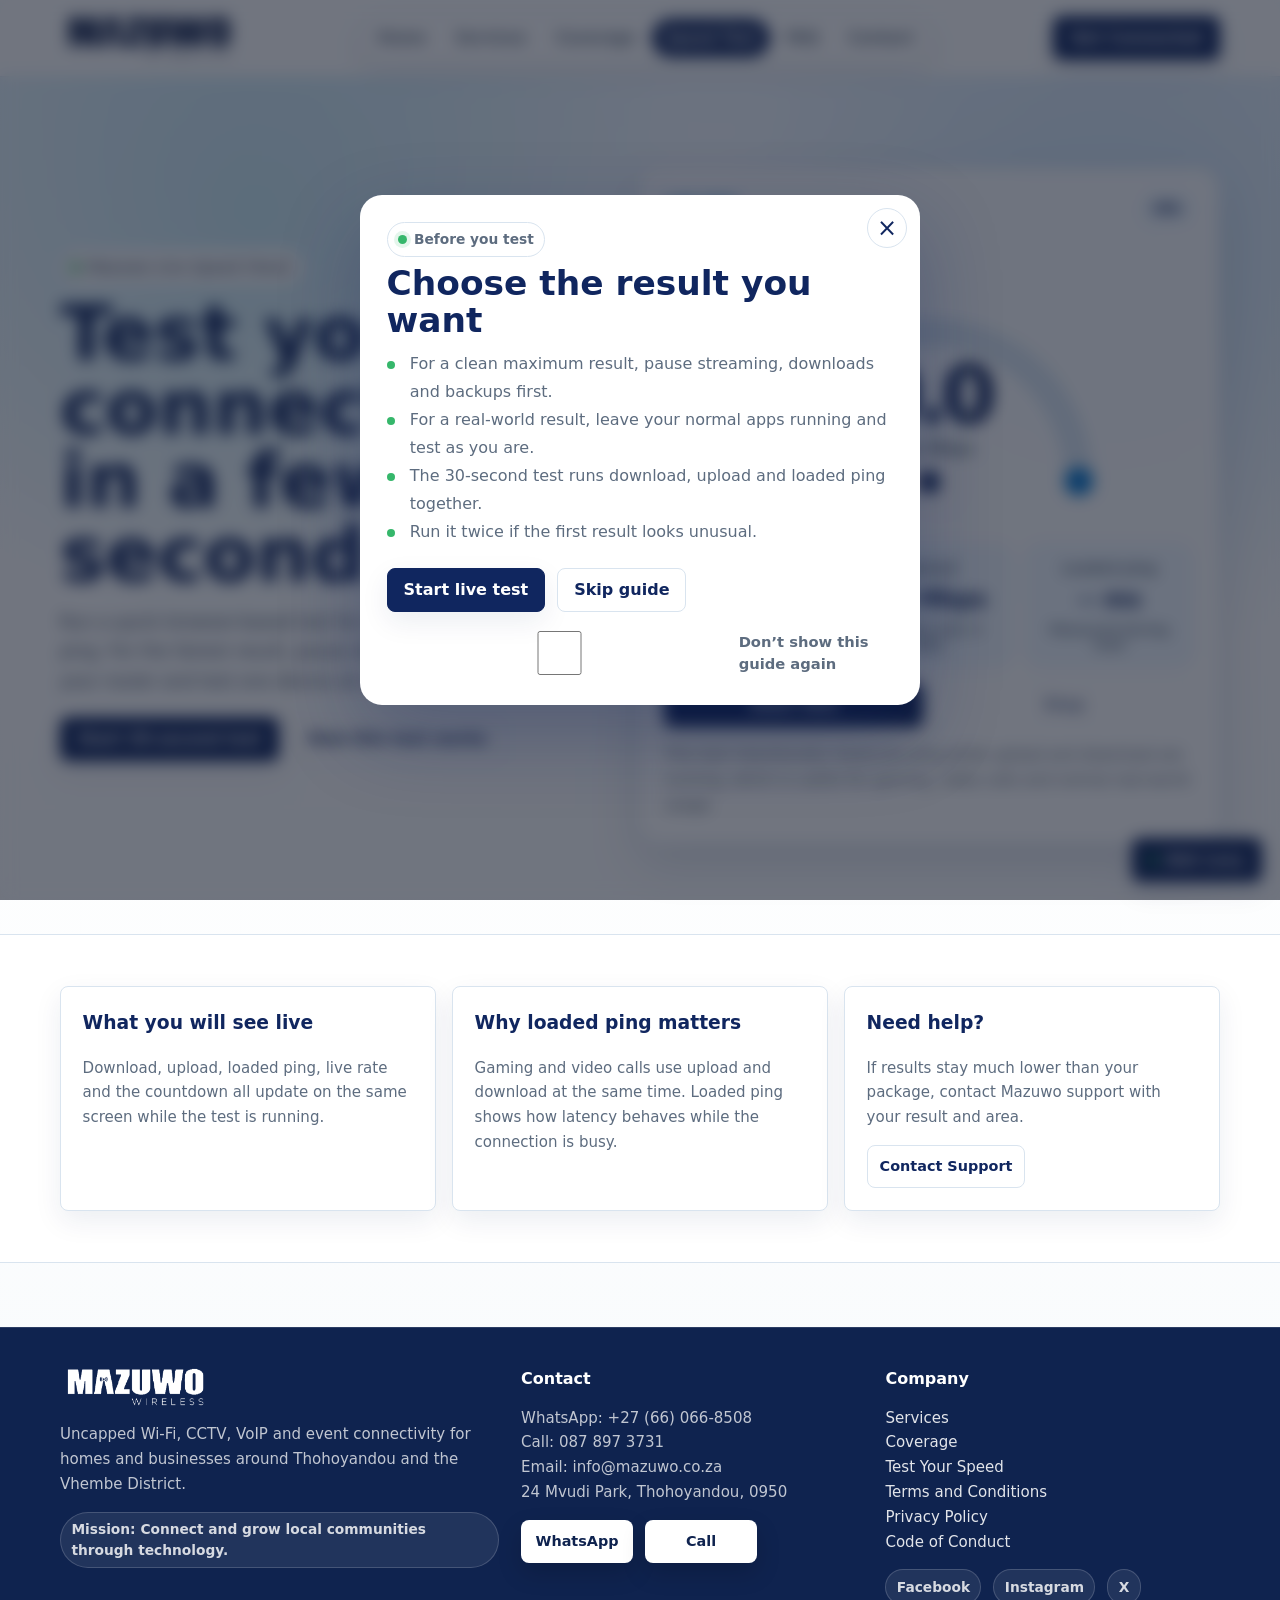
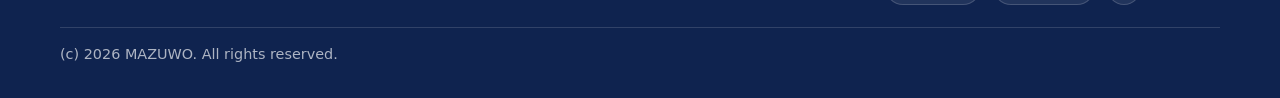
<file: speedtest/index.html>
<!doctype html>
<html lang="en">
<head>
  <meta charset="utf-8">
  <meta name="viewport" content="width=device-width, initial-scale=1">
  <title>Mazuwo Wireless - Speed Test</title>
  <meta name="description" content="Run a quick Mazuwo browser-based test for download, upload and ping.">
  <link rel="icon" href="/assets/images/LOGO-.png">
  <link rel="stylesheet" href="/assets/css/styles.css?v=finalaccuracy">
</head>
<body>
<header></header>

<main id="main">
  <section class="speed-hero">
    <div class="container speed-hero-grid">
      <div class="speed-copy">
        <span class="badge">Mazuwo Live Speed Check</span>
        <h1 class="hero-title">Test your connection in a few seconds.</h1>
        <p class="hero-copy">Run a quick browser-based test for download, upload and ping. For the fairest result, pause streaming, stay close to your router and test one device at a time.</p>
        <div class="actions">
          <button class="btn" id="speedStartTop" type="button">Start 30-second test</button>
          <button class="btn secondary" id="speedGuideBtn" type="button">How this test works</button>
        </div>
      </div>

      <div class="speed-card speed-live-card" aria-live="polite">
        <div class="speed-card-top">
          <div>
            <p class="section-kicker">Live test</p>
            <h2 id="speedPhase">Ready</h2>
          </div>
          <div class="speed-status-stack">
            <span class="speed-pill" id="speedStatus">Idle</span>
            <span class="speed-clock" id="speedClock" aria-label="Countdown timer" hidden><span class="speed-clock-dot"></span><strong id="timeLeft">30s left</strong></span>
          </div>
        </div>


        <div class="speedometer" aria-label="Current live throughput gauge">
          <svg viewBox="0 0 260 160" role="img" aria-labelledby="gaugeTitle gaugeDesc">
            <title id="gaugeTitle">Live speedometer gauge</title>
            <desc id="gaugeDesc">The needle moves while the download and upload speed change.</desc>
            <path class="gauge-track" d="M35 130 A95 95 0 0 1 225 130" pathLength="100"></path>
            <path class="gauge-fill" id="gaugeFill" d="M35 130 A95 95 0 0 1 225 130" pathLength="100"></path>
            <line class="gauge-needle" id="gaugeNeedle" x1="130" y1="130" x2="130" y2="53"></line>
            <circle class="gauge-hub" cx="130" cy="130" r="9"></circle>
          </svg>
          <div class="speed-readout">
            <strong id="liveSpeed">0.0</strong>
            <span id="liveGaugeLabel">Live Mbps</span>
          </div>
        </div>

        <div class="speed-results speed-results-live">
          <div class="speed-result">
            <span>Download</span>
            <strong id="downloadResult">0.0 Mbps</strong>
            <small id="downloadBytes">Current rate: 0 KB/s</small>
          </div>
          <div class="speed-result">
            <span>Upload</span>
            <strong id="uploadResult">0.0 Mbps</strong>
            <small id="uploadBytes">Current rate: 0 KB/s</small>
          </div>
          <div class="speed-result">
            <span>Loaded ping</span>
            <strong id="pingResult">-- ms</strong>
            <small id="pingDetail">Measured during load</small>
          </div>
        </div>

        <div class="speed-controls">
          <button class="btn full" id="speedStart" type="button">Start Test</button>
          <button class="btn secondary full" id="speedStop" type="button" disabled>Stop</button>
        </div>

        <p class="small speed-note" id="speedNote">This test intentionally measures ping while upload and download are running, which is useful for gaming, video calls and normal real-world usage.</p>
      </div>
    </div>
  </section>

  <section class="section band">
    <div class="container grid-3">
      <article class="info-panel speed-tip-card">
        <h3>What you will see live</h3>
        <p class="small">Download, upload, loaded ping, live rate and the countdown all update on the same screen while the test is running.</p>
      </article>
      <article class="info-panel speed-tip-card">
        <h3>Why loaded ping matters</h3>
        <p class="small">Gaming and video calls use upload and download at the same time. Loaded ping shows how latency behaves while the connection is busy.</p>
      </article>
      <article class="info-panel speed-tip-card">
        <h3>Need help?</h3>
        <p class="small">If results stay much lower than your package, contact Mazuwo support with your result and area.</p>
        <a class="btn small secondary" href="/contact">Contact Support</a>
      </article>
    </div>
  </section>
</main>

<div class="speed-guide" id="speedGuide" aria-hidden="true">
  <div class="speed-guide-backdrop" data-close-guide></div>
  <section class="speed-guide-panel" role="dialog" aria-modal="true" aria-labelledby="speedGuideTitle">
    <button class="guide-close" type="button" data-close-guide aria-label="Close speed test guide">×</button>
    <span class="badge">Before you test</span>
    <h2 id="speedGuideTitle">Choose the result you want</h2>
    <ul class="check-list">
      <li>For a clean maximum result, pause streaming, downloads and backups first.</li>
      <li>For a real-world result, leave your normal apps running and test as you are.</li>
      <li>The 30-second test runs download, upload and loaded ping together.</li>
      <li>Run it twice if the first result looks unusual.</li>
    </ul>
    <div class="actions">
      <button class="btn" id="guideStart" type="button">Start live test</button>
      <button class="btn secondary" type="button" data-close-guide>Skip guide</button>
    </div>
    <label class="guide-never"><input type="checkbox" id="dontShowGuide"> Don’t show this guide again</label>
  </section>
</div>

<div class="toast" id="toast"></div>
<footer></footer>

<script src="/assets/js/app.js?v=footerfinal"></script>
<script src="/assets/js/ai.js"></script>
<script src="/assets/js/speedtest.js?v=finalaccuracy"></script>
</body>
</html>
</file>
<file: assets/css/styles.css>
:root {
  --bg: #f5f8fb;
  --surface: #ffffff;
  --surface-soft: #edf6ff;
  --surface-strong: #10265f;
  --ink: #142033;
  --muted: #5d6c7f;
  --line: #d9e4ef;
  --brand: #10265f;
  --brand-2: #0978cf;
  --brand-3: #18a6c8;
  --signal: #36b76b;
  --warm: #f06f43;
  --shadow: 0 18px 48px rgba(16, 38, 95, 0.13);
  --shadow-soft: 0 10px 28px rgba(16, 38, 95, 0.08);
  --radius: 8px;
  --header-h: 76px;
}

* {
  box-sizing: border-box;
}

html {
  scroll-behavior: smooth;
}

html,
body {
  min-height: 100%;
}

body {
  margin: 0;
  color: var(--ink);
  background:
    linear-gradient(180deg, rgba(237, 246, 255, 0.96) 0%, rgba(255, 255, 255, 0.98) 34%, #f7fafc 100%),
    repeating-linear-gradient(90deg, rgba(16, 38, 95, 0.04) 0 1px, transparent 1px 80px);
  font-family: Inter, ui-sans-serif, system-ui, -apple-system, BlinkMacSystemFont, "Segoe UI", Arial, sans-serif;
  line-height: 1.5;
  overflow-x: hidden;
}

body.menu-open {
  overflow: hidden;
}

a {
  color: inherit;
  text-decoration: none;
}

img {
  display: block;
  max-width: 100%;
}

button,
input,
select,
textarea {
  font: inherit;
}

.container {
  width: min(1160px, calc(100% - 40px));
  margin: 0 auto;
}

.skip-link {
  position: fixed;
  left: 16px;
  top: 12px;
  z-index: 10000;
  transform: translateY(-140%);
  padding: 0.7rem 0.9rem;
  border-radius: var(--radius);
  background: var(--brand);
  color: #fff;
  transition: transform 0.15s ease;
}

.skip-link:focus {
  transform: translateY(0);
}

header,
.site-header {
  position: sticky;
  top: 0;
  z-index: 5000;
  border-bottom: 1px solid rgba(217, 228, 239, 0.85);
  background: rgba(255, 255, 255, 0.93);
  backdrop-filter: blur(16px);
}

.nav {
  min-height: var(--header-h);
  display: flex;
  align-items: center;
  justify-content: space-between;
  gap: 1.2rem;
  padding: 0.75rem 0;
}

.brand {
  display: inline-flex;
  align-items: center;
  gap: 0.65rem;
  min-width: 0;
}

.brand img {
  width: clamp(136px, 16vw, 178px);
  height: auto;
  object-fit: contain;
}

.brand span {
  display: none;
}

.navlinks {
  display: flex;
  align-items: center;
  justify-content: center;
  gap: 0.25rem;
  padding: 0.25rem;
  border: 1px solid var(--line);
  border-radius: 999px;
  background: rgba(255, 255, 255, 0.72);
  box-shadow: var(--shadow-soft);
}

.navlinks a {
  display: inline-flex;
  align-items: center;
  min-height: 38px;
  padding: 0.5rem 0.78rem;
  border-radius: 999px;
  color: var(--muted);
  font-size: 0.94rem;
  font-weight: 760;
  transition: background 0.16s ease, color 0.16s ease;
}

.navlinks a:hover,
.navlinks a.active {
  background: var(--brand);
  color: #fff;
}

.nav-cta {
  display: flex;
  align-items: center;
  gap: 0.65rem;
}

.burger {
  display: none;
  width: 44px;
  height: 44px;
  border: 1px solid var(--line);
  border-radius: var(--radius);
  background: #fff;
  cursor: pointer;
}

.burger span {
  display: block;
  width: 21px;
  height: 2px;
  margin: 4px auto;
  border-radius: 4px;
  background: var(--brand);
  transition: transform 0.16s ease, opacity 0.16s ease;
}

.burger[aria-expanded="true"] span:nth-child(1) {
  transform: translateY(6px) rotate(45deg);
}

.burger[aria-expanded="true"] span:nth-child(2) {
  opacity: 0;
}

.burger[aria-expanded="true"] span:nth-child(3) {
  transform: translateY(-6px) rotate(-45deg);
}

.mobilemenu {
  display: none;
  padding: 0 0 1rem;
}

.mobilemenu.show,
.mobilemenu.open {
  display: block;
}

.mobilemenu a {
  display: flex;
  align-items: center;
  justify-content: space-between;
  min-height: 44px;
  border-top: 1px solid var(--line);
  color: var(--muted);
  font-weight: 760;
}

.mobilemenu a.active {
  color: var(--brand);
}

.mobilemenu .btn {
  justify-content: center;
  margin-top: 0.75rem;
  width: 100%;
}

.btn {
  display: inline-flex;
  align-items: center;
  justify-content: center;
  gap: 0.5rem;
  min-height: 44px;
  padding: 0.75rem 1rem;
  border: 1px solid var(--brand);
  border-radius: var(--radius);
  background: var(--brand);
  color: #fff;
  box-shadow: var(--shadow-soft);
  cursor: pointer;
  font-weight: 820;
  line-height: 1;
  text-align: center;
  transition: transform 0.14s ease, background 0.14s ease, border-color 0.14s ease, box-shadow 0.14s ease;
}

.btn:hover {
  transform: translateY(-1px);
  background: #16327c;
  border-color: #16327c;
  box-shadow: var(--shadow);
}

.btn.secondary {
  background: #fff;
  color: var(--brand);
  border-color: var(--line);
  box-shadow: none;
}

.btn.secondary:hover {
  border-color: var(--brand);
  background: var(--surface-soft);
}

.btn.ghost {
  border-color: transparent;
  background: transparent;
  color: var(--brand);
  box-shadow: none;
}

.btn.full {
  width: 100%;
}

.btn.small {
  min-height: 36px;
  padding: 0.55rem 0.75rem;
  font-size: 0.9rem;
}

.badge,
.pill {
  display: inline-flex;
  align-items: center;
  gap: 0.45rem;
  width: fit-content;
  max-width: 100%;
  padding: 0.4rem 0.65rem;
  border: 1px solid var(--line);
  border-radius: 999px;
  background: #fff;
  color: var(--muted);
  font-size: 0.86rem;
  font-weight: 760;
}

.badge::before {
  content: "";
  width: 0.55rem;
  height: 0.55rem;
  border-radius: 999px;
  background: var(--signal);
  box-shadow: 0 0 0 4px rgba(54, 183, 107, 0.13);
}

.section,
main.section {
  padding: clamp(2.2rem, 4vw, 4rem) 0;
}

.section.band {
  background: #fff;
  border-top: 1px solid var(--line);
  border-bottom: 1px solid var(--line);
}

.section-head {
  display: flex;
  align-items: end;
  justify-content: space-between;
  gap: 1.25rem;
  margin-bottom: 1.25rem;
}

.section-kicker {
  margin: 0 0 0.35rem;
  color: var(--brand-2);
  font-size: 0.82rem;
  font-weight: 850;
  letter-spacing: 0;
  text-transform: uppercase;
}

.section-title {
  margin: 0 0 0.6rem;
  color: var(--ink);
  font-size: clamp(1.65rem, 2.8vw, 2.55rem);
  line-height: 1.1;
  letter-spacing: 0;
}

h1.section-title {
  font-size: clamp(2rem, 4vw, 3.15rem);
}

.section-desc {
  max-width: 72ch;
  margin: 0 0 1.15rem;
  color: var(--muted);
  line-height: 1.65;
}

.hero {
  padding: clamp(3rem, 7vw, 6rem) 0 clamp(2.4rem, 5vw, 4.4rem);
}

.hero-grid {
  display: grid;
  grid-template-columns: minmax(0, 1.02fr) minmax(360px, 0.98fr);
  align-items: center;
  gap: clamp(2rem, 5vw, 4rem);
}

.h-title,
.hero-title {
  margin: 0.75rem 0 1rem;
  color: var(--brand);
  font-size: clamp(2.35rem, 6vw, 5.25rem);
  line-height: 0.96;
  letter-spacing: 0;
}

.h-sub,
.hero-copy {
  max-width: 62ch;
  margin: 0;
  color: #425064;
  font-size: clamp(1.02rem, 1.35vw, 1.2rem);
  line-height: 1.7;
}

.h-actions,
.actions {
  display: flex;
  flex-wrap: wrap;
  gap: 0.75rem;
  margin-top: 1.35rem;
}

.hero-visual {
  position: relative;
  min-height: 440px;
  isolation: isolate;
}

.hero-visual::before {
  content: "";
  position: absolute;
  inset: 5% 0 0 16%;
  z-index: -1;
  border-radius: 42% 58% 46% 54%;
  background: linear-gradient(145deg, #dff2ff, #ffffff 54%, #dff8ea);
  border: 1px solid rgba(9, 120, 207, 0.12);
}

.hero-visual img {
  width: 100%;
  height: min(480px, 58vw);
  min-height: 340px;
  object-fit: contain;
  filter: drop-shadow(0 28px 40px rgba(16, 38, 95, 0.18));
}

.hero-note {
  position: absolute;
  right: 0;
  bottom: 22px;
  width: min(290px, 82%);
  padding: 0.95rem;
  border: 1px solid var(--line);
  border-radius: var(--radius);
  background: rgba(255, 255, 255, 0.94);
  box-shadow: var(--shadow);
}

.hero-note b,
.hero-note strong {
  display: block;
  color: var(--brand);
  margin-bottom: 0.2rem;
}

.metric-strip {
  display: grid;
  grid-template-columns: repeat(3, 1fr);
  gap: 0.75rem;
  margin-top: 1.6rem;
}

.metric,
.stat,
.quick-card,
.feature,
.card,
.pricing,
.form,
.info-panel,
.service-card,
.package-card {
  border: 1px solid var(--line);
  border-radius: var(--radius);
  background: var(--surface);
  box-shadow: var(--shadow-soft);
}

.metric {
  padding: 0.85rem;
}

.metric b {
  display: block;
  color: var(--brand);
  font-size: 1.1rem;
}

.metric span {
  color: var(--muted);
  font-size: 0.92rem;
}

.grid-2,
.grid-3,
.grid-4 {
  display: grid;
  gap: 1rem;
}

.grid-2 {
  grid-template-columns: repeat(2, minmax(0, 1fr));
}

.grid-3 {
  grid-template-columns: repeat(3, minmax(0, 1fr));
}

.grid-4 {
  grid-template-columns: repeat(4, minmax(0, 1fr));
}

.card,
.feature,
.pricing,
.form,
.info-panel,
.service-card,
.package-card {
  padding: clamp(1rem, 2vw, 1.35rem);
}

.feature h3,
.service-card h3,
.package-card h3,
.pricing h3 {
  margin: 0 0 0.35rem;
  color: var(--brand);
  font-size: 1.08rem;
}

.feature p,
.service-card p,
.package-card p {
  margin: 0;
  color: var(--muted);
}

.stat {
  display: flex;
  align-items: center;
  gap: 0.85rem;
  padding: 1rem;
}

.stat img {
  width: 44px;
  height: 44px;
  object-fit: contain;
}

.stat .num {
  color: var(--brand);
  font-weight: 900;
}

.stat .lbl {
  color: var(--muted);
  font-size: 0.92rem;
}

.service-card {
  min-height: 190px;
  display: flex;
  flex-direction: column;
  justify-content: space-between;
}

.service-icon {
  display: grid;
  place-items: center;
  width: 42px;
  height: 42px;
  margin-bottom: 1rem;
  border-radius: var(--radius);
  background: var(--surface-soft);
  color: var(--brand);
  font-weight: 900;
}

.package-card,
.pricing {
  position: relative;
  overflow: hidden;
}

.package-card.featured,
.pricing.featured {
  border-color: rgba(54, 183, 107, 0.58);
  box-shadow: 0 18px 48px rgba(54, 183, 107, 0.16);
}

.package-card.featured::before,
.pricing.featured::before {
  content: "Popular";
  position: absolute;
  top: 1rem;
  right: 1rem;
  padding: 0.28rem 0.55rem;
  border-radius: 999px;
  background: rgba(54, 183, 107, 0.14);
  color: #247847;
  font-size: 0.78rem;
  font-weight: 850;
}

.price-top {
  display: flex;
  justify-content: space-between;
  align-items: flex-start;
  gap: 1rem;
}

.price-name {
  color: var(--brand);
  font-weight: 930;
  font-size: 1.08rem;
}

.price {
  color: var(--ink);
  font-size: clamp(1.35rem, 2.5vw, 1.9rem);
  font-weight: 950;
  white-space: nowrap;
}

.price small {
  color: var(--muted);
  font-size: 0.82rem;
  font-weight: 760;
}

.ul,
.check-list {
  margin: 0;
  padding-left: 1.1rem;
  color: var(--muted);
  line-height: 1.75;
}

.check-list {
  list-style: none;
  padding: 0;
}

.check-list li {
  position: relative;
  padding-left: 1.45rem;
}

.check-list li::before {
  content: "";
  position: absolute;
  left: 0;
  top: 0.65rem;
  width: 0.5rem;
  height: 0.5rem;
  border-radius: 999px;
  background: var(--signal);
}

.hr {
  height: 1px;
  margin: 1rem 0;
  border: 0;
  background: var(--line);
}

.small {
  color: var(--muted);
  font-size: 0.94rem;
  line-height: 1.65;
}

.media-panel {
  overflow: hidden;
  min-height: 320px;
  border: 1px solid var(--line);
  border-radius: var(--radius);
  background: #fff;
  box-shadow: var(--shadow-soft);
}

.media-panel img {
  width: 100%;
  height: 100%;
  min-height: 320px;
  object-fit: cover;
}

.services-hero {
  margin-bottom: 1.5rem;
}

.services-hero__card {
  display: grid;
  grid-template-columns: minmax(0, 0.82fr) minmax(320px, 1.18fr);
  gap: 1.2rem;
  align-items: center;
  overflow: hidden;
  padding: clamp(1.2rem, 3vw, 2rem);
  border: 1px solid var(--line);
  border-radius: var(--radius);
  background: linear-gradient(110deg, #ffffff 0%, #eef8ff 52%, #f0fbf4 100%);
  box-shadow: var(--shadow-soft);
}

.services-hero__title {
  margin: 0 0 0.6rem;
  color: var(--brand);
  font-size: clamp(2rem, 4vw, 4rem);
  line-height: 1;
}

.services-hero__sub {
  margin: 0;
  color: var(--muted);
  font-size: 1.08rem;
}

.services-hero__media img {
  width: 100%;
  max-height: 360px;
  object-fit: contain;
}

.form {
  background: #fff;
}

.field {
  display: flex;
  flex-direction: column;
  gap: 0.42rem;
  margin-bottom: 0.9rem;
}

.field-row {
  display: grid;
  grid-template-columns: repeat(2, minmax(0, 1fr));
  gap: 0.9rem;
}

label {
  color: #465367;
  font-size: 0.9rem;
  font-weight: 780;
}

input,
select,
textarea {
  width: 100%;
  min-height: 44px;
  padding: 0.78rem 0.85rem;
  border: 1px solid #cbd8e5;
  border-radius: var(--radius);
  background: #fff;
  color: var(--ink);
  outline: none;
  transition: border-color 0.14s ease, box-shadow 0.14s ease;
}

textarea {
  min-height: 124px;
  resize: vertical;
}

input:focus,
select:focus,
textarea:focus {
  border-color: var(--brand-2);
  box-shadow: 0 0 0 4px rgba(9, 120, 207, 0.12);
}

input:disabled {
  color: #7b8794;
  background: #f0f4f8;
}

.form-actions {
  display: flex;
  flex-wrap: wrap;
  gap: 0.75rem;
  align-items: center;
  margin-top: 1rem;
}

.accordion {
  overflow: hidden;
  border: 1px solid var(--line);
  border-radius: var(--radius);
  background: #fff;
  box-shadow: var(--shadow-soft);
}

.acc-item + .acc-item {
  border-top: 1px solid var(--line);
}

.acc-btn {
  width: 100%;
  min-height: 58px;
  display: flex;
  align-items: center;
  justify-content: space-between;
  gap: 1rem;
  padding: 1rem 1.1rem;
  border: 0;
  background: #fff;
  color: var(--brand);
  cursor: pointer;
  font-weight: 860;
  text-align: left;
}

.acc-btn:hover {
  background: var(--surface-soft);
}

.acc-btn span {
  color: var(--brand-2);
  font-weight: 900;
}

.acc-panel {
  display: none;
  padding: 0 1.1rem 1.1rem;
  color: var(--muted);
  line-height: 1.7;
}

.acc-panel.open {
  display: block;
}

#map {
  min-height: 420px;
  border-radius: var(--radius);
  overflow: hidden;
  border: 1px solid var(--line);
  background: #dfeaf5;
}

.map-fallback {
  display: grid;
  place-items: center;
  height: 100%;
  min-height: 420px;
  padding: 1.5rem;
  color: var(--muted);
  text-align: center;
  background: var(--surface-soft);
}

.legend {
  display: grid;
  gap: 0.55rem;
  margin-top: 0.85rem;
}

.legend-row {
  display: flex;
  align-items: flex-start;
  gap: 0.6rem;
}

.legend-dot {
  flex: 0 0 auto;
  width: 0.7rem;
  height: 0.7rem;
  margin-top: 0.45rem;
  border-radius: 999px;
  background: var(--brand-2);
}

.legend-dot.planned {
  background: var(--signal);
}

.legend-dot.blank {
  border: 1px solid var(--line);
  background: #fff;
}

.toast {
  position: fixed;
  left: 50%;
  bottom: 20px;
  z-index: 7000;
  display: none;
  max-width: min(520px, calc(100% - 32px));
  transform: translateX(-50%);
  padding: 0.82rem 1rem;
  border: 1px solid rgba(16, 38, 95, 0.14);
  border-radius: var(--radius);
  background: #fff;
  color: var(--ink);
  box-shadow: var(--shadow);
}

.toast.show {
  display: block;
}

.ai-fab {
  position: fixed;
  right: 18px;
  bottom: 18px;
  z-index: 6400;
}

.ai-fab .ai-dot {
  width: 0.55rem;
  height: 0.55rem;
  border-radius: 999px;
  background: var(--signal);
  box-shadow: 0 0 0 4px rgba(54, 183, 107, 0.18);
}

.ai {
  position: fixed;
  right: 18px;
  bottom: 78px;
  z-index: 6500;
  display: none;
  width: min(430px, calc(100vw - 32px));
  overflow: hidden;
  border: 1px solid rgba(16, 38, 95, 0.18);
  border-radius: var(--radius);
  background: #fff;
  box-shadow: 0 24px 70px rgba(16, 38, 95, 0.24);
}

.ai.open {
  display: block;
}

.ai-top {
  display: flex;
  align-items: center;
  justify-content: space-between;
  gap: 0.75rem;
  padding: 0.9rem;
  border-bottom: 1px solid var(--line);
  background: linear-gradient(135deg, var(--brand), #15448f);
  color: #fff;
}

.ai-title {
  display: flex;
  align-items: center;
  gap: 0.72rem;
}

.ai-avatar {
  display: grid;
  place-items: center;
  width: 38px;
  height: 38px;
  border-radius: var(--radius);
  background: rgb(97, 112, 248);
  font-weight: 950;
}

.ai-title span {
  display: block;
  color: rgba(255, 255, 255, 0.78);
  font-size: 0.82rem;
}

.ai-close {
  min-width: 38px;
  min-height: 38px;
  padding: 0;
  border-color: rgba(255, 255, 255, 0.22);
  background: rgba(255, 255, 255, 0.1);
  color: #fff;
  box-shadow: none;
}

.ai-body {
  max-height: min(58vh, 520px);
  overflow: auto;
  padding: 1rem;
  background: #f7fafc;
}

.ai-msg {
  width: fit-content;
  max-width: 92%;
  margin: 0 0 0.72rem;
  padding: 0.74rem 0.84rem;
  border: 1px solid var(--line);
  border-radius: var(--radius);
  background: #42b3e0;
  color: #ffffff;
  white-space: pre-wrap;
  line-height: 1.55;
}

.ai-msg.me {
  margin-left: auto;
  border-color: rgb(144, 170, 236);
  background: var(--brand);
  color: #ffffff;
}

.ai-suggestions {
  display: flex;
  flex-wrap: wrap;
  gap: 0.45rem;
  margin-top: 0.2rem;
}

.ai-chip {
  border: 1px solid var(--line);
  border-radius: 999px;
  background: #fff;
  color: var(--brand);
  cursor: pointer;
  padding: 0.45rem 0.65rem;
  font-size: 0.84rem;
  font-weight: 780;
}

.ai-chip:hover {
  border-color: var(--brand);
  background: var(--surface-soft);
}

.ai-form {
  display: flex;
  gap: 0.6rem;
  padding: 0.82rem;
  border-top: 1px solid var(--line);
  background: #fff;
}

.ai-form input {
  flex: 1;
}

.footer {
  margin-top: clamp(2rem, 5vw, 4rem);
  padding: 2.4rem 0 2rem;
  border-top: 1px solid rgba(255, 255, 255, 0.12);
  background: #0f234f;
  color: rgba(255, 255, 255, 0.86);
}

.footer a {
  color: rgba(255, 255, 255, 0.88);
  text-decoration: none;
}

.footer a:hover {
  color: #fff;
}

.footer .btn.secondary,
.footer .footer-contact-btn {
  border-color: rgba(255, 255, 255, 0.96);
  background: #fff;
  color: #0f234f;
  box-shadow: 0 10px 24px rgba(0, 0, 0, 0.16);
}

.footer .btn.secondary:hover,
.footer .footer-contact-btn:hover {
  border-color: var(--brand-2);
  background: var(--brand-2);
  color: #fff;
  box-shadow: 0 14px 30px rgba(24, 166, 200, 0.22);
}

.footer-contact-actions {
  align-items: center;
}

.footer-contact-btn {
  min-width: 112px;
}

.footer-grid {
  display: grid;
  grid-template-columns: 1.18fr 0.92fr 0.9fr;
  gap: 1.4rem;
}

.footer h4 {
  margin: 0 0 0.65rem;
  color: #fff;
}

.footer .small {
  color: rgba(255, 255, 255, 0.74);
}

.footer .pill {
  border-color: rgba(255, 255, 255, 0.16);
  background: rgba(255, 255, 255, 0.08);
  color: rgba(255, 255, 255, 0.82);
}

.footer-brand img {
  width: 150px;
  height: auto;
  margin-bottom: 0.8rem;
  filter: brightness(0) invert(1);
}

.copy {
  display: flex;
  flex-wrap: wrap;
  justify-content: space-between;
  gap: 1rem;
  margin-top: 1.4rem;
  padding-top: 1rem;
  border-top: 1px solid rgba(255, 255, 255, 0.14);
  color: rgba(255, 255, 255, 0.66);
  font-size: 0.9rem;
}

.legal-content {
  max-width: 880px;
}

.legal-content h2,
.legal-content h3 {
  color: var(--brand);
}

@media (max-width: 980px) {
  .navlinks {
    display: none;
  }

  .burger {
    display: inline-block;
  }

  .hero-grid,
  .services-hero__card {
    grid-template-columns: 1fr;
  }

  .hero-visual {
    min-height: auto;
  }

  .hero-visual img {
    height: auto;
    min-height: 0;
  }

  .hero-note {
    position: static;
    width: 100%;
    margin-top: 0.75rem;
  }

  .grid-4 {
    grid-template-columns: repeat(2, minmax(0, 1fr));
  }

  .grid-3,
  .grid-2,
  .footer-grid {
    grid-template-columns: 1fr;
  }
}

@media (max-width: 640px) {
  .container {
    width: min(100% - 28px, 1160px);
  }

  .nav {
    min-height: 68px;
  }

  .nav-cta .btn {
    display: none;
  }

  .h-title,
  .hero-title {
    font-size: clamp(2.25rem, 15vw, 3.65rem);
  }

  .metric-strip,
  .grid-4,
  .field-row {
    grid-template-columns: 1fr;
  }

  .section-head {
    display: block;
  }

  .ai {
    right: 12px;
    bottom: 72px;
    width: calc(100vw - 24px);
  }

  .ai-fab {
    right: 12px;
    bottom: 12px;
  }

  .ai-form {
    display: grid;
  }
}

/* Speed test page */
.speed-hero {
  position: relative;
  overflow: hidden;
  padding: clamp(3rem, 7vw, 6.5rem) 0;
  background:
    radial-gradient(circle at 20% 16%, rgba(24, 166, 200, 0.18), transparent 34%),
    radial-gradient(circle at 86% 24%, rgba(9, 120, 207, 0.16), transparent 30%);
}

.speed-hero-grid {
  display: grid;
  grid-template-columns: minmax(0, 0.95fr) minmax(340px, 1.05fr);
  gap: clamp(1.4rem, 4vw, 3.5rem);
  align-items: center;
}

.speed-copy .hero-copy {
  max-width: 680px;
}

.speed-card {
  position: relative;
  overflow: hidden;
  padding: clamp(1rem, 3vw, 1.6rem);
  border: 1px solid rgba(217, 228, 239, 0.98);
  border-radius: 22px;
  background: rgba(255, 255, 255, 0.86);
  box-shadow: var(--shadow);
  backdrop-filter: blur(18px);
}

.speed-card::before {
  content: "";
  position: absolute;
  inset: -45% -30% auto auto;
  width: 300px;
  height: 300px;
  border-radius: 999px;
  background: rgba(24, 166, 200, 0.14);
  pointer-events: none;
}

.speed-card-top,
.speed-controls,
.speed-results {
  position: relative;
  z-index: 1;
}

.speed-card-top {
  display: flex;
  justify-content: space-between;
  gap: 1rem;
  align-items: flex-start;
  margin-bottom: 0.5rem;
}

.speed-card-top h2 {
  margin: 0.1rem 0 0;
  color: var(--brand);
}

.speed-pill {
  display: inline-flex;
  align-items: center;
  min-height: 32px;
  padding: 0.35rem 0.75rem;
  border-radius: 999px;
  background: var(--surface-soft);
  color: var(--brand);
  font-size: 0.84rem;
  font-weight: 850;
}

.speedometer {
  position: relative;
  z-index: 1;
  display: grid;
  place-items: center;
  padding: 0.5rem 0 0.1rem;
}

.speedometer svg {
  width: min(100%, 410px);
  height: auto;
  overflow: visible;
}

.gauge-track,
.gauge-fill {
  fill: none;
  stroke-linecap: round;
  stroke-width: 18;
}

.gauge-track {
  stroke: #dbe8f4;
}

.gauge-fill {
  stroke: var(--brand-2);
  stroke-dasharray: 0 100;
  transition: stroke-dasharray 0.18s ease;
}

.gauge-needle {
  stroke: var(--warm);
  stroke-width: 5;
  stroke-linecap: round;
  transform-origin: 130px 130px;
  transform: rotate(-90deg);
  transition: transform 0.18s ease;
  filter: drop-shadow(0 7px 12px rgba(240, 111, 67, 0.25));
}

.gauge-hub {
  fill: var(--brand);
  stroke: #fff;
  stroke-width: 4;
}

.speed-readout {
  position: absolute;
  top: 54%;
  left: 50%;
  transform: translate(-50%, -50%);
  text-align: center;
}

.speed-readout strong {
  display: block;
  color: var(--brand);
  font-size: clamp(3rem, 8vw, 5.4rem);
  line-height: 0.92;
  letter-spacing: -0.08em;
}

.speed-readout span {
  display: block;
  margin-top: 0.25rem;
  color: var(--muted);
  font-weight: 850;
}

.speed-results {
  display: grid;
  grid-template-columns: repeat(3, minmax(0, 1fr));
  gap: 0.75rem;
  margin-top: 0.8rem;
}

.speed-result {
  padding: 0.85rem;
  border: 1px solid var(--line);
  border-radius: 16px;
  background: rgba(237, 246, 255, 0.78);
  text-align: center;
}

.speed-result span {
  display: block;
  margin-bottom: 0.22rem;
  color: var(--muted);
  font-size: 0.86rem;
  font-weight: 760;
}

.speed-result strong {
  display: block;
  color: var(--brand);
  font-size: clamp(1rem, 2.2vw, 1.25rem);
}

.speed-controls {
  display: grid;
  grid-template-columns: 1fr 1fr;
  gap: 0.75rem;
  margin-top: 1rem;
}

.speed-note {
  position: relative;
  z-index: 1;
  margin: 1rem 0 0;
  color: var(--muted);
}

.speed-tip-card h3 {
  margin-top: 0;
  color: var(--brand);
}

.speed-guide {
  position: fixed;
  inset: 0;
  z-index: 9000;
  display: none;
  align-items: center;
  justify-content: center;
  padding: 1rem;
}

.speed-guide.show {
  display: flex;
}

.speed-guide-backdrop {
  position: absolute;
  inset: 0;
  background: rgba(11, 18, 35, 0.58);
  backdrop-filter: blur(8px);
}

.speed-guide-panel {
  position: relative;
  width: min(560px, 100%);
  padding: clamp(1.1rem, 4vw, 1.6rem);
  border-radius: 22px;
  border: 1px solid rgba(255, 255, 255, 0.26);
  background: #fff;
  box-shadow: 0 30px 80px rgba(16, 38, 95, 0.3);
}

.speed-guide-panel h2 {
  margin: 0.5rem 0 0.8rem;
  color: var(--brand);
  font-size: clamp(1.55rem, 4vw, 2.15rem);
  line-height: 1.05;
}

.guide-close {
  position: absolute;
  top: 0.75rem;
  right: 0.75rem;
  width: 40px;
  height: 40px;
  border: 1px solid var(--line);
  border-radius: 999px;
  background: #fff;
  color: var(--brand);
  cursor: pointer;
  font-size: 1.5rem;
  line-height: 1;
}

.guide-never {
  display: flex;
  align-items: center;
  gap: 0.5rem;
  margin-top: 1rem;
  color: var(--muted);
  font-size: 0.92rem;
  font-weight: 700;
}

button:disabled,
.btn:disabled {
  opacity: 0.62;
  cursor: not-allowed;
  transform: none;
}

@media (max-width: 980px) {
  .speed-hero-grid {
    grid-template-columns: 1fr;
  }
}

@media (max-width: 640px) {
  .speed-card-top,
  .speed-controls {
    grid-template-columns: 1fr;
  }

  .speed-card-top {
    display: grid;
  }

  .speed-results {
    grid-template-columns: 1fr;
  }

  .speed-readout {
    top: 56%;
  }
}

/* 30-second live speed test refinements */
.speed-live-card .speed-card-top {
  margin-bottom: 0.9rem;
}

.speed-countdown {
  position: relative;
  z-index: 1;
  display: grid;
  gap: 0.55rem;
  margin: 0.35rem 0 0.65rem;
  padding: 0.9rem;
  border: 1px solid rgba(217, 228, 239, 0.98);
  border-radius: 16px;
  background: rgba(237, 246, 255, 0.82);
}

.speed-countdown > div:first-child {
  display: flex;
  align-items: center;
  justify-content: space-between;
  gap: 0.8rem;
}

.speed-countdown span {
  color: var(--muted);
  font-size: 0.86rem;
  font-weight: 800;
}

.speed-countdown strong {
  color: var(--brand);
  font-size: clamp(1.25rem, 3vw, 1.65rem);
  line-height: 1;
}

.speed-progress {
  overflow: hidden;
  width: 100%;
  height: 9px;
  border-radius: 999px;
  background: #dbe8f4;
}

.speed-progress span {
  display: block;
  width: 0%;
  height: 100%;
  border-radius: inherit;
  background: linear-gradient(90deg, var(--brand), var(--brand-3));
  transition: width 0.22s linear;
}

.speed-results-live .speed-result {
  display: grid;
  align-content: center;
  min-height: 118px;
}

.speed-result small {
  display: block;
  margin-top: 0.28rem;
  color: var(--muted);
  font-size: 0.78rem;
  font-weight: 760;
  line-height: 1.25;
}

.speed-results-live .speed-result strong {
  font-size: clamp(1.1rem, 2.6vw, 1.45rem);
  letter-spacing: -0.02em;
}

.speed-live-card .speed-readout strong {
  font-size: clamp(2.8rem, 7vw, 5rem);
}

@media (max-width: 640px) {
  .speed-results-live .speed-result {
    min-height: 96px;
  }

  .speed-countdown > div:first-child {
    align-items: flex-start;
  }
}

/* 30-second live speed test fixes */
.speed-status-stack {
  position: relative;
  z-index: 1;
  display: grid;
  justify-items: end;
  gap: 0.45rem;
}

.speed-clock {
  display: inline-flex;
  align-items: center;
  gap: 0.45rem;
  min-height: 32px;
  padding: 0.35rem 0.75rem;
  border: 1px solid rgba(24, 166, 200, 0.22);
  border-radius: 999px;
  background: rgba(237, 246, 255, 0.92);
  color: var(--brand);
  font-size: 0.9rem;
  font-weight: 900;
  white-space: nowrap;
}

.speed-clock[hidden] {
  display: none;
}

.speed-clock-dot {
  width: 0.52rem;
  height: 0.52rem;
  border-radius: 999px;
  background: var(--brand-2);
  box-shadow: 0 0 0 0 rgba(24, 166, 200, 0.35);
  animation: speedClockPulse 1.25s ease-out infinite;
}

@keyframes speedClockPulse {
  0% { box-shadow: 0 0 0 0 rgba(24, 166, 200, 0.35); }
  80% { box-shadow: 0 0 0 8px rgba(24, 166, 200, 0); }
  100% { box-shadow: 0 0 0 0 rgba(24, 166, 200, 0); }
}

/* The previous progress bar block is intentionally disabled. */
.speed-countdown,
.speed-progress {
  display: none !important;
}

@media (max-width: 640px) {
  .speed-status-stack {
    justify-items: start;
  }
}

/* Final mobile polish pass */
@media (max-width: 760px) {
  body {
    overflow-x: hidden;
  }

  .container {
    width: min(100% - 24px, 1160px);
  }

  .section,
  .speed-hero,
  .services-hero,
  .hero {
    padding-top: 2.1rem;
    padding-bottom: 2.1rem;
  }

  .h-title,
  .hero-title,
  .services-hero__title {
    font-size: clamp(2rem, 11vw, 3rem);
    line-height: 0.98;
    letter-spacing: -0.055em;
  }

  .hero-copy,
  .services-hero__sub,
  .speed-copy .hero-copy,
  .lead,
  p {
    line-height: 1.55;
  }

  .hero-grid,
  .services-hero__card,
  .speed-hero-grid {
    gap: 1rem;
  }

  .card,
  .speed-card,
  .services-hero__card,
  .hero-note {
    border-radius: 18px;
  }

  .card,
  .speed-card {
    padding: 1rem;
  }

  .actions {
    gap: 0.55rem;
  }

  .actions .btn,
  .speed-controls .btn,
  .footer-contact-btn {
    width: 100%;
    justify-content: center;
  }

  .metric-strip {
    gap: 0.65rem;
  }

  .metric {
    padding: 0.85rem;
  }

  .grid-2,
  .grid-3,
  .grid-4,
  .footer-grid {
    gap: 0.85rem;
  }

  .footer {
    margin-top: 2rem;
    padding: 1.8rem 0 1.4rem;
  }

  .footer-grid {
    gap: 1.2rem;
  }

  .footer-brand img {
    width: 132px;
  }

  .copy {
    display: block;
    text-align: center;
  }

  .speedometer svg {
    max-width: 100%;
    height: auto;
  }

  .speed-results-live,
  .speed-results {
    gap: 0.65rem;
  }

  .speed-results-live .speed-result,
  .speed-result {
    min-height: auto;
    padding: 0.88rem;
  }

  .speed-result strong {
    font-size: 1.25rem;
  }

  .speed-readout strong {
    font-size: clamp(2.45rem, 15vw, 4rem) !important;
  }

  .speed-status-stack {
    justify-items: start;
    margin-top: 0.35rem;
  }

  .speed-clock {
    min-height: 28px;
    padding: 0.3rem 0.65rem;
    font-size: 0.84rem;
  }
}

@media (max-width: 520px) {
  .nav {
    min-height: 62px;
  }

  .brand img {
    width: 138px;
    height: auto;
  }

  .mobilemenu {
    padding-top: 0.7rem;
    padding-bottom: 0.9rem;
  }

  .mobilemenu a {
    padding: 0.72rem 0.8rem;
    border-radius: 14px;
  }

  .hero-visual,
  .services-hero__media {
    margin-top: 0.2rem;
  }

  .hero-visual img,
  .services-hero__media img {
    max-height: 320px;
    object-fit: contain;
  }

  .section-head {
    margin-bottom: 0.95rem;
  }

  .footer-contact-actions,
  .footer .actions {
    display: grid;
    grid-template-columns: 1fr;
    align-items: stretch;
  }

  .footer .pill {
    justify-content: center;
    text-align: center;
  }
}

/* Lucy mobile bottom-sheet fix */
@media (max-width: 640px) {
  .ai-fab {
    right: 12px;
    bottom: 12px;
    max-width: calc(100vw - 24px);
    padding: 0.76rem 0.95rem;
  }

  .ai {
    left: 10px;
    right: 10px;
    bottom: 70px;
    top: auto;
    width: auto;
    max-height: min(76vh, 620px);
    border-radius: 20px;
    display: none;
    flex-direction: column;
  }

  .ai.open {
    display: flex;
  }

  .ai-top {
    flex: 0 0 auto;
    padding: 0.75rem;
  }

  .ai-title {
    min-width: 0;
  }

  .ai-title b,
  .ai-title span {
    overflow: hidden;
    text-overflow: ellipsis;
    white-space: nowrap;
  }

  .ai-avatar {
    width: 34px;
    height: 34px;
  }

  .ai-close {
    width: 42px;
    height: 42px;
    min-width: 42px;
    min-height: 42px;
    font-size: 1.35rem;
    line-height: 1;
    border-radius: 14px;
  }

  .ai-body {
    flex: 1 1 auto;
    max-height: none;
    min-height: 0;
    padding: 0.8rem;
    overflow-y: auto;
  }

  .ai-msg {
    max-width: 96%;
    padding: 0.68rem 0.74rem;
    font-size: 0.92rem;
  }

  .ai-suggestions {
    display: grid;
    grid-template-columns: 1fr;
  }

  .ai-chip {
    width: 100%;
    text-align: left;
  }

  .ai-form {
    flex: 0 0 auto;
    display: grid;
    grid-template-columns: 1fr auto;
    gap: 0.5rem;
    padding: 0.68rem;
  }

  .ai-form input {
    min-width: 0;
  }

  .ai-form .btn {
    padding-left: 0.85rem;
    padding-right: 0.85rem;
  }
}

@media (max-width: 380px) {
  .ai-form {
    grid-template-columns: 1fr;
  }

  .ai-form .btn {
    width: 100%;
  }
}
</file>
